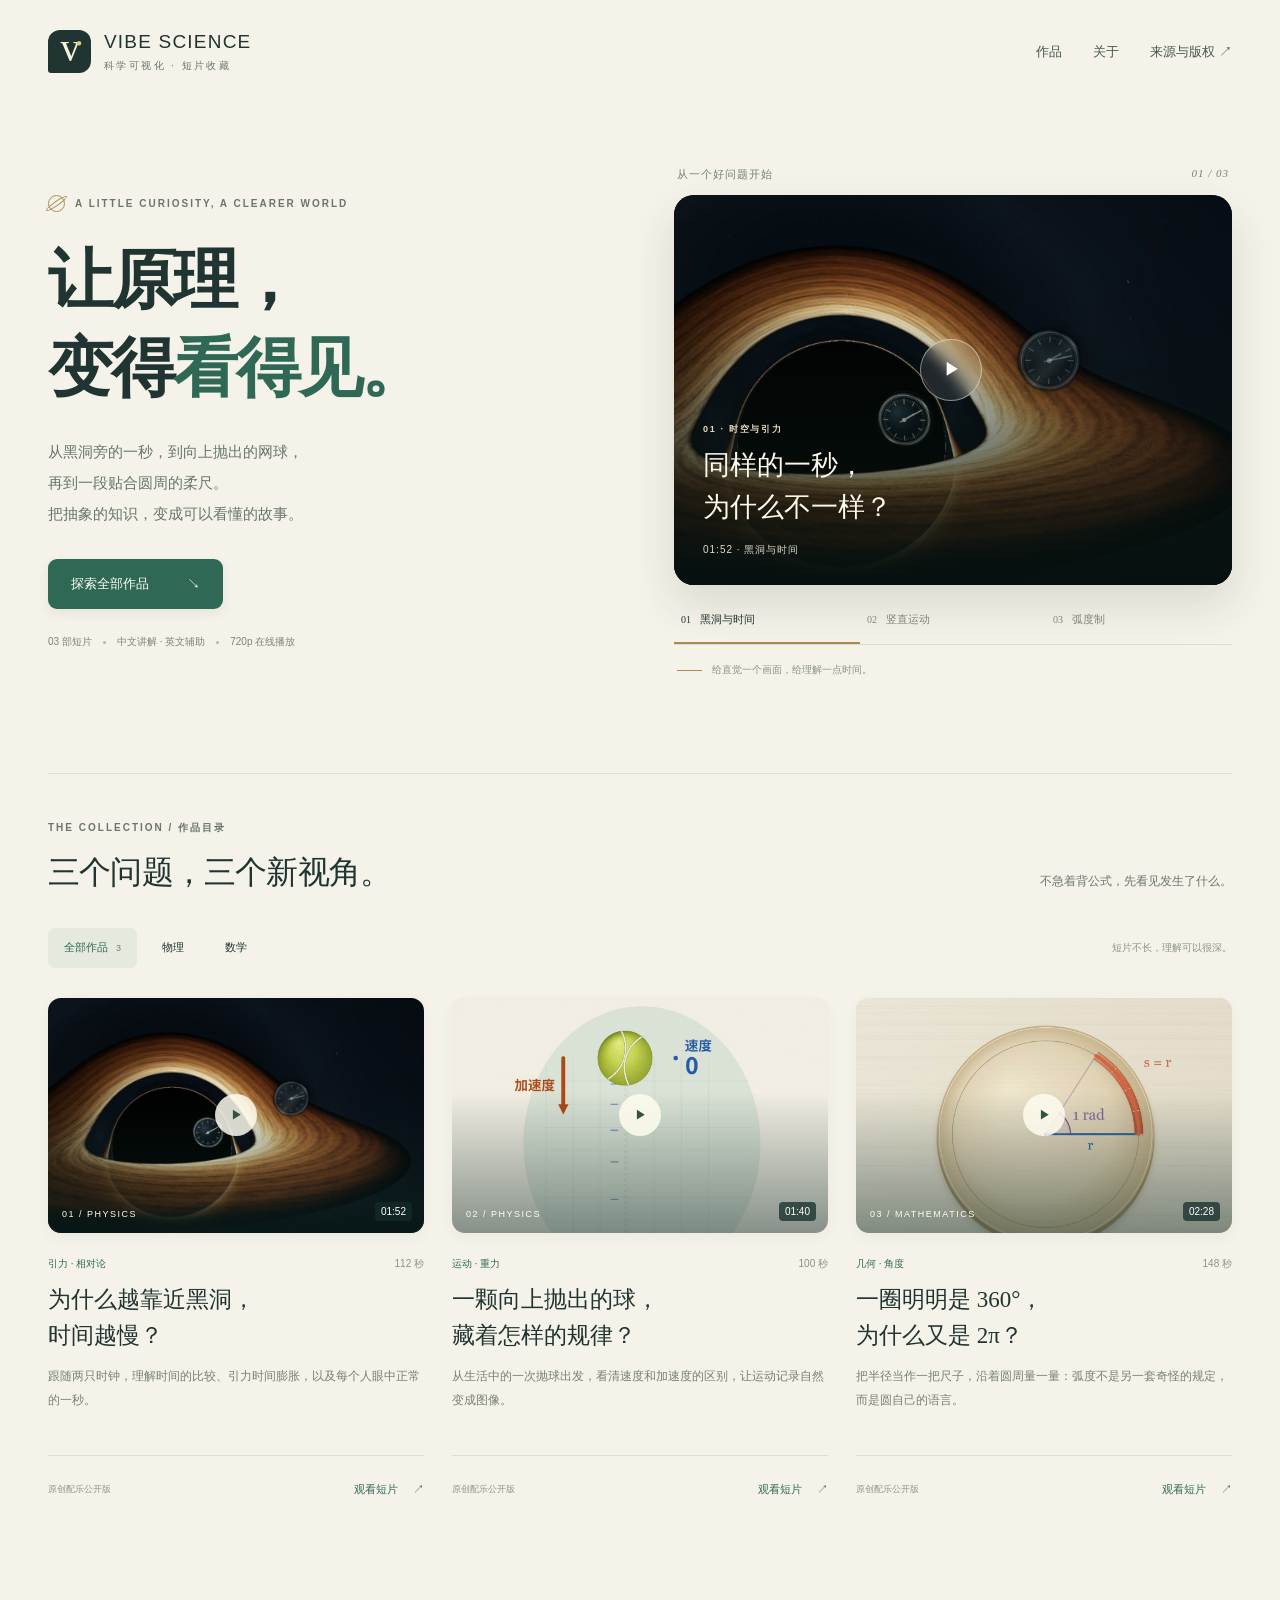
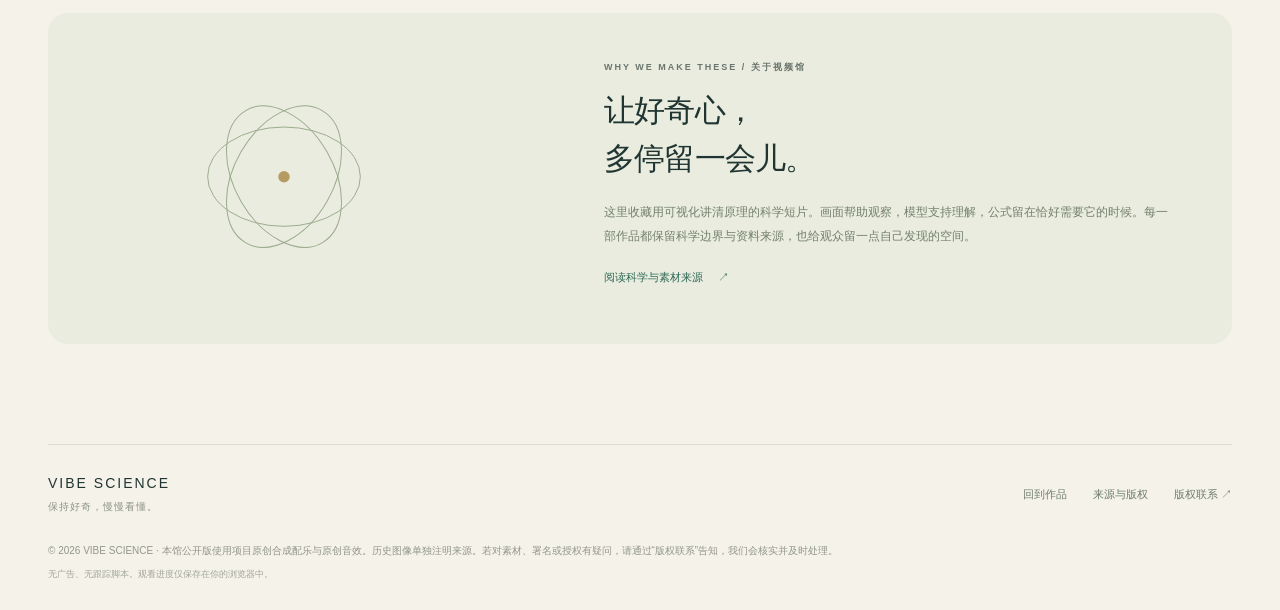
<file: docs/index.html>
<!doctype html>
<html lang="zh-CN">
<head>
  <meta charset="utf-8"><meta name="viewport" content="width=device-width,initial-scale=1,viewport-fit=cover">
  <meta name="theme-color" content="#f5f2e9"><meta name="robots" content="noindex,nofollow">
  <meta name="description" content="VIBE SCIENCE 科普视频馆。用精致的科学可视化，看懂黑洞与时间、竖直运动和弧度制。">
  <meta http-equiv="Content-Security-Policy" content="default-src 'self'; img-src 'self' data:; media-src 'self'; style-src 'self'; script-src 'self'; connect-src 'self'; object-src 'none'; base-uri 'self'; form-action 'none'">
  <title>VIBE SCIENCE — 让原理，变得看得见。</title>
  <link rel="icon" href="assets/favicon.svg" type="image/svg+xml"><link rel="stylesheet" href="styles.css?v=all-same-origin-v2">
  <script defer src="catalog.js?v=all-same-origin-v2"></script><script defer src="app.js?v=all-same-origin-v2"></script>
</head>
<body>
<a class="skip" href="#collection">跳到作品</a>
<header class="site-header wrap">
  <a class="brand" href="./" aria-label="VIBE SCIENCE 首页"><span class="brand-icon" aria-hidden="true">v<span>•</span></span><span>VIBE <b>SCIENCE</b><small>科学可视化 · 短片收藏</small></span></a>
  <nav aria-label="主导航"><a href="#collection">作品</a><a href="#approach">关于</a><a href="sources.html">来源与版权 <span aria-hidden="true">↗</span></a></nav>
</header>
<main>
  <section class="hero wrap" aria-labelledby="hero-title">
    <div class="hero-copy">
      <p class="eyebrow"><span class="small-orbit" aria-hidden="true"></span> A LITTLE CURIOSITY, A CLEARER WORLD</p>
      <h1 id="hero-title">让原理，<br>变得<span class="title-accent">看得见。</span></h1>
      <p class="hero-intro">从黑洞旁的一秒，到向上抛出的网球，<br class="desktop-break">再到一段贴合圆周的柔尺。<br>把抽象的知识，变成可以看懂的故事。</p>
      <a class="button primary" href="#collection">探索全部作品 <span aria-hidden="true">↘</span></a>
      <div class="hero-facts"><span>03 部短片</span><i></i><span>中文讲解 · 英文辅助</span><i></i><span>720p 在线播放</span></div>
    </div>
    <div class="featured-shell">
      <div class="feature-note"><span>从一个好问题开始</span><span class="feature-index" id="feature-index">01 / 03</span></div>
      <button class="featured-image" type="button" data-play="black-hole" id="featured-play" aria-label="播放：为什么越靠近黑洞，时间越慢？">
        <img id="featured-poster" src="assets/posters/black-hole.jpg" width="1280" height="560" alt="吸积盘环绕黑洞，远近两地的时钟正在比较时间" fetchpriority="high">
        <span class="featured-shade"></span><span class="play-orb" aria-hidden="true">▶</span>
        <span class="feature-caption"><span class="eyebrow" id="feature-tag">01 · 时空与引力</span><strong id="feature-title">同样的一秒，<br>为什么不一样？</strong><span id="feature-duration">01:52 · 黑洞与时间</span></span>
      </button>
      <div class="feature-tabs" role="tablist" aria-label="精选作品">
        <button type="button" role="tab" aria-selected="true" data-feature="black-hole"><span>01</span> 黑洞与时间</button>
        <button type="button" role="tab" aria-selected="false" data-feature="vertical-motion"><span>02</span> 竖直运动</button>
        <button type="button" role="tab" aria-selected="false" data-feature="radian"><span>03</span> 弧度制</button>
      </div>
      <div class="feature-footnote"><span class="line-mark" aria-hidden="true"></span> 给直觉一个画面，给理解一点时间。</div>
    </div>
  </section>
  <section id="collection" class="collection wrap" aria-labelledby="collection-title">
    <div class="section-heading"><div><p class="eyebrow">THE COLLECTION / 作品目录</p><h2 id="collection-title">三个问题，三个新视角。</h2></div><p>不急着背公式，先看见发生了什么。</p></div>
    <div class="filters" role="group" aria-label="按主题筛选"><button type="button" class="active" aria-pressed="true" data-filter="all">全部作品 <span>3</span></button><button type="button" aria-pressed="false" data-filter="physics">物理</button><button type="button" aria-pressed="false" data-filter="math">数学</button><span class="filter-note">短片不长，理解可以很深。</span></div>
    <div class="film-grid">
      <article class="film-card" data-category="physics" id="film-black-hole">
        <button type="button" class="card-cover" data-play="black-hole" aria-label="播放黑洞与时间"><img src="assets/posters/black-hole.jpg" width="1280" height="560" alt="黑洞、吸积盘与双时钟科学模型" loading="lazy"><span class="card-play" aria-hidden="true">▶</span><span class="duration">01:52</span><span class="episode">01 / PHYSICS</span></button>
        <div class="card-meta"><span>引力 · 相对论</span><span>112 秒</span></div><h3><button type="button" data-play="black-hole">为什么越靠近黑洞，<br>时间越慢？</button></h3><p>跟随两只时钟，理解时间的比较、引力时间膨胀，以及每个人眼中正常的一秒。</p><div class="card-bottom"><span>原创配乐公开版</span><button type="button" class="text-button" data-play="black-hole">观看短片 <span aria-hidden="true">↗</span></button></div>
      </article>
      <article class="film-card" data-category="physics" id="film-vertical-motion">
        <button type="button" class="card-cover" data-play="vertical-motion" aria-label="播放竖直运动"><img src="assets/posters/vertical-motion.jpg" width="1280" height="560" alt="科学手账中的网球和速度、加速度箭头" loading="lazy"><span class="card-play" aria-hidden="true">▶</span><span class="duration">01:40</span><span class="episode">02 / PHYSICS</span></button>
        <div class="card-meta"><span>运动 · 重力</span><span>100 秒</span></div><h3><button type="button" data-play="vertical-motion">一颗向上抛出的球，<br>藏着怎样的规律？</button></h3><p>从生活中的一次抛球出发，看清速度和加速度的区别，让运动记录自然变成图像。</p><div class="card-bottom"><span>原创配乐公开版</span><button type="button" class="text-button" data-play="vertical-motion">观看短片 <span aria-hidden="true">↗</span></button></div>
      </article>
      <article class="film-card" data-category="math" id="film-radian">
        <button type="button" class="card-cover" data-play="radian" aria-label="播放弧度制"><img src="assets/posters/radian.jpg" width="1280" height="560" alt="暖色工作台上的圆板和贴合圆弧的柔尺" loading="lazy"><span class="card-play" aria-hidden="true">▶</span><span class="duration">02:28</span><span class="episode">03 / MATHEMATICS</span></button>
        <div class="card-meta"><span>几何 · 角度</span><span>148 秒</span></div><h3><button type="button" data-play="radian">一圈明明是 360°，<br>为什么又是 2π？</button></h3><p>把半径当作一把尺子，沿着圆周量一量：弧度不是另一套奇怪的规定，而是圆自己的语言。</p><div class="card-bottom"><span>原创配乐公开版</span><button type="button" class="text-button" data-play="radian">观看短片 <span aria-hidden="true">↗</span></button></div>
      </article>
    </div>
    <noscript><p>你的浏览器未启用 JavaScript，也可以直接打开：<a href="videos/black-hole-720p-web-v2.mp4">黑洞与时间</a>、<a href="videos/vertical-motion-720p-web-v2.mp4">竖直运动</a>、<a href="videos/radian-720p-web-v2.mp4">弧度制</a>。</p></noscript>
  </section>
  <section class="approach wrap" id="approach" aria-labelledby="approach-title"><div class="approach-symbol" aria-hidden="true"><svg viewBox="0 0 220 190"><ellipse cx="110" cy="95" rx="80" ry="52"/><ellipse cx="110" cy="95" rx="80" ry="52" transform="rotate(60 110 95)"/><ellipse cx="110" cy="95" rx="80" ry="52" transform="rotate(120 110 95)"/><circle cx="110" cy="95" r="6"/></svg></div><div><p class="eyebrow">WHY WE MAKE THESE / 关于视频馆</p><h2 id="approach-title">让好奇心，<br>多停留一会儿。</h2><p>这里收藏用可视化讲清原理的科学短片。画面帮助观察，模型支持理解，公式留在恰好需要它的时候。每一部作品都保留科学边界与资料来源，也给观众留一点自己发现的空间。</p><a class="text-button" href="sources.html">阅读科学与素材来源 <span aria-hidden="true">↗</span></a></div></section>
</main>
<footer class="site-footer wrap"><div class="footer-top"><a class="footer-wordmark" href="./">VIBE SCIENCE<span>保持好奇，慢慢看懂。</span></a><div><a href="#collection">回到作品</a><a href="sources.html">来源与版权</a><a href="https://github.com/tsy7653-design/vibe-science-gallery/issues/new?title=Copyright%20or%20contact" target="_blank" rel="noopener noreferrer">版权联系 ↗</a></div></div><p class="copyright">© 2026 VIBE SCIENCE · 本馆公开版使用项目原创合成配乐与原创音效。历史图像单独注明来源。若对素材、署名或授权有疑问，请通过“版权联系”告知，我们会核实并及时处理。</p><p class="privacy">无广告、无跟踪脚本。观看进度仅保存在你的浏览器中。</p></footer>
<dialog id="player-dialog" aria-labelledby="player-title"><div class="player-header"><div><p class="eyebrow" id="player-category">VIBE SCIENCE</p><h2 id="player-title">观看短片</h2></div><button class="close-button" id="close-player" type="button" aria-label="关闭播放器">×</button></div><div class="video-shell"><video id="video" controls playsinline webkit-playsinline preload="none" aria-label="科学短片播放器"></video><div class="video-loading" id="video-loading" hidden aria-hidden="true"><img id="loading-poster" class="loading-poster" alt=""><span class="loading-badge"><span class="loading-spinner"></span><span id="loading-label">正在准备画面</span></span></div><p class="video-error" id="video-error" role="alert" hidden></p></div><div class="player-toolbar"><span id="player-spec">720p · 原创配乐公开版</span><div><button id="resume" type="button" hidden>继续观看</button><button id="fullscreen" type="button">全屏观看 ↗</button><a id="download" href="#" download>下载 720p</a></div></div><p class="player-hint">拖动播放器进度条即可跳转。iPhone 全屏后可横向旋转手机观看。</p><div class="chapter-heading">从这里看起 <span>点击章节，跳到关键画面</span></div><div class="chapters" id="chapters"></div><details class="model-note"><summary>科学模型与观看说明</summary><p id="model-note"></p><a href="sources.html">完整来源与版权记录 ↗</a></details><p class="player-hint" id="player-load-state" role="status" aria-live="polite"></p><details class="model-note"><summary>播放信息</summary><p>记录仅保存在当前页面，不上传设备信息。</p><pre id="playback-diagnostics" class="playback-diagnostics"></pre></details></dialog>
</body></html>
</file>
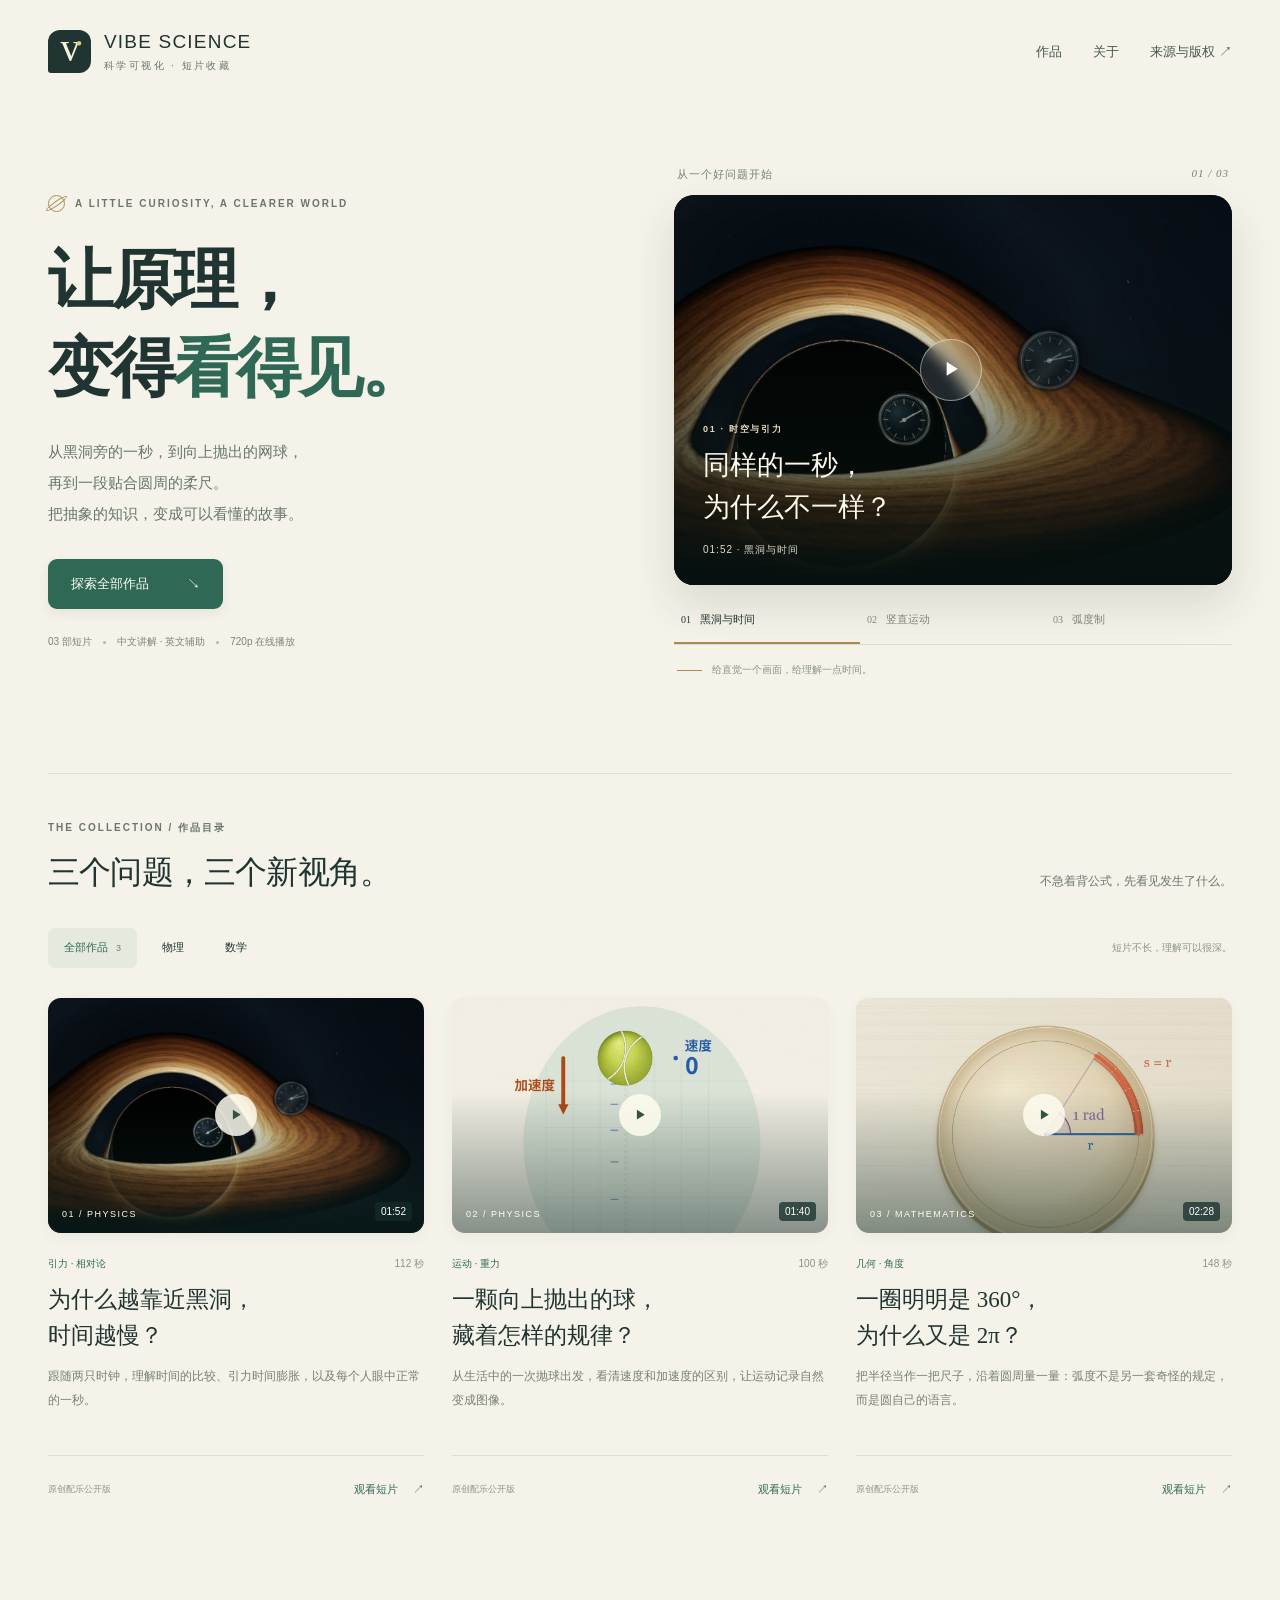
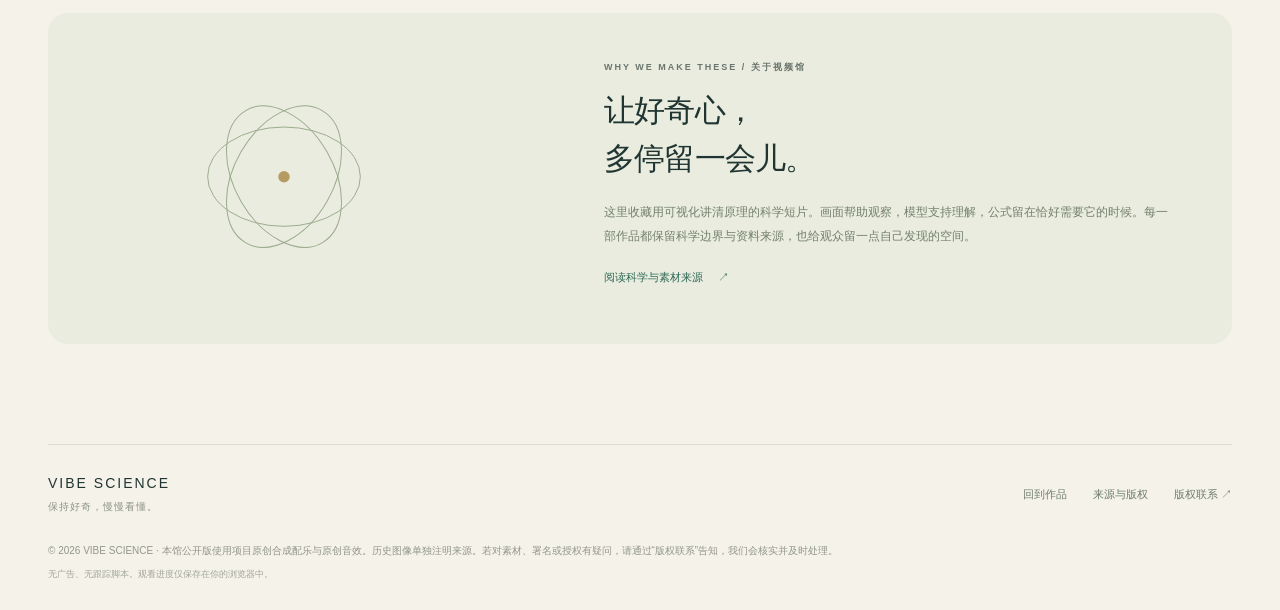
<file: site/index.html>
<!doctype html>
<html lang="zh-CN">
<head>
  <meta charset="utf-8"><meta name="viewport" content="width=device-width,initial-scale=1,viewport-fit=cover">
  <meta name="theme-color" content="#f5f2e9"><meta name="robots" content="noindex,nofollow">
  <meta name="description" content="VIBE SCIENCE 科普视频馆。用精致的科学可视化，看懂黑洞与时间、竖直运动和弧度制。">
  <meta http-equiv="Content-Security-Policy" content="default-src 'self'; img-src 'self' data:; media-src 'self'; style-src 'self'; script-src 'self'; connect-src 'self'; object-src 'none'; base-uri 'self'; form-action 'none'">
  <title>VIBE SCIENCE — 让原理，变得看得见。</title>
  <link rel="icon" href="assets/favicon.svg" type="image/svg+xml"><link rel="stylesheet" href="styles.css">
  <script defer src="catalog.js"></script><script defer src="app.js"></script>
</head>
<body>
<a class="skip" href="#collection">跳到作品</a>
<header class="site-header wrap">
  <a class="brand" href="./" aria-label="VIBE SCIENCE 首页"><span class="brand-icon" aria-hidden="true">v<span>•</span></span><span>VIBE <b>SCIENCE</b><small>科学可视化 · 短片收藏</small></span></a>
  <nav aria-label="主导航"><a href="#collection">作品</a><a href="#approach">关于</a><a href="sources.html">来源与版权 <span aria-hidden="true">↗</span></a></nav>
</header>
<main>
  <section class="hero wrap" aria-labelledby="hero-title">
    <div class="hero-copy">
      <p class="eyebrow"><span class="small-orbit" aria-hidden="true"></span> A LITTLE CURIOSITY, A CLEARER WORLD</p>
      <h1 id="hero-title">让原理，<br>变得<span class="title-accent">看得见。</span></h1>
      <p class="hero-intro">从黑洞旁的一秒，到向上抛出的网球，<br class="desktop-break">再到一段贴合圆周的柔尺。<br>把抽象的知识，变成可以看懂的故事。</p>
      <a class="button primary" href="#collection">探索全部作品 <span aria-hidden="true">↘</span></a>
      <div class="hero-facts"><span>03 部短片</span><i></i><span>中文讲解 · 英文辅助</span><i></i><span>720p 在线播放</span></div>
    </div>
    <div class="featured-shell">
      <div class="feature-note"><span>从一个好问题开始</span><span class="feature-index" id="feature-index">01 / 03</span></div>
      <button class="featured-image" type="button" data-play="black-hole" id="featured-play" aria-label="播放：为什么越靠近黑洞，时间越慢？">
        <img id="featured-poster" src="assets/posters/black-hole.jpg" width="1280" height="560" alt="吸积盘环绕黑洞，远近两地的时钟正在比较时间" fetchpriority="high">
        <span class="featured-shade"></span><span class="play-orb" aria-hidden="true">▶</span>
        <span class="feature-caption"><span class="eyebrow" id="feature-tag">01 · 时空与引力</span><strong id="feature-title">同样的一秒，<br>为什么不一样？</strong><span id="feature-duration">01:52 · 黑洞与时间</span></span>
      </button>
      <div class="feature-tabs" role="tablist" aria-label="精选作品">
        <button type="button" role="tab" aria-selected="true" data-feature="black-hole"><span>01</span> 黑洞与时间</button>
        <button type="button" role="tab" aria-selected="false" data-feature="vertical-motion"><span>02</span> 竖直运动</button>
        <button type="button" role="tab" aria-selected="false" data-feature="radian"><span>03</span> 弧度制</button>
      </div>
      <div class="feature-footnote"><span class="line-mark" aria-hidden="true"></span> 给直觉一个画面，给理解一点时间。</div>
    </div>
  </section>
  <section id="collection" class="collection wrap" aria-labelledby="collection-title">
    <div class="section-heading"><div><p class="eyebrow">THE COLLECTION / 作品目录</p><h2 id="collection-title">三个问题，三个新视角。</h2></div><p>不急着背公式，先看见发生了什么。</p></div>
    <div class="filters" role="group" aria-label="按主题筛选"><button type="button" class="active" aria-pressed="true" data-filter="all">全部作品 <span>3</span></button><button type="button" aria-pressed="false" data-filter="physics">物理</button><button type="button" aria-pressed="false" data-filter="math">数学</button><span class="filter-note">短片不长，理解可以很深。</span></div>
    <div class="film-grid">
      <article class="film-card" data-category="physics" id="film-black-hole">
        <button type="button" class="card-cover" data-play="black-hole" aria-label="播放黑洞与时间"><img src="assets/posters/black-hole.jpg" width="1280" height="560" alt="黑洞、吸积盘与双时钟科学模型" loading="lazy"><span class="card-play" aria-hidden="true">▶</span><span class="duration">01:52</span><span class="episode">01 / PHYSICS</span></button>
        <div class="card-meta"><span>引力 · 相对论</span><span>112 秒</span></div><h3><button type="button" data-play="black-hole">为什么越靠近黑洞，<br>时间越慢？</button></h3><p>跟随两只时钟，理解时间的比较、引力时间膨胀，以及每个人眼中正常的一秒。</p><div class="card-bottom"><span>原创配乐公开版</span><button type="button" class="text-button" data-play="black-hole">观看短片 <span aria-hidden="true">↗</span></button></div>
      </article>
      <article class="film-card" data-category="physics" id="film-vertical-motion">
        <button type="button" class="card-cover" data-play="vertical-motion" aria-label="播放竖直运动"><img src="assets/posters/vertical-motion.jpg" width="1280" height="560" alt="科学手账中的网球和速度、加速度箭头" loading="lazy"><span class="card-play" aria-hidden="true">▶</span><span class="duration">01:40</span><span class="episode">02 / PHYSICS</span></button>
        <div class="card-meta"><span>运动 · 重力</span><span>100 秒</span></div><h3><button type="button" data-play="vertical-motion">一颗向上抛出的球，<br>藏着怎样的规律？</button></h3><p>从生活中的一次抛球出发，看清速度和加速度的区别，让运动记录自然变成图像。</p><div class="card-bottom"><span>原创配乐公开版</span><button type="button" class="text-button" data-play="vertical-motion">观看短片 <span aria-hidden="true">↗</span></button></div>
      </article>
      <article class="film-card" data-category="math" id="film-radian">
        <button type="button" class="card-cover" data-play="radian" aria-label="播放弧度制"><img src="assets/posters/radian.jpg" width="1280" height="560" alt="暖色工作台上的圆板和贴合圆弧的柔尺" loading="lazy"><span class="card-play" aria-hidden="true">▶</span><span class="duration">02:28</span><span class="episode">03 / MATHEMATICS</span></button>
        <div class="card-meta"><span>几何 · 角度</span><span>148 秒</span></div><h3><button type="button" data-play="radian">一圈明明是 360°，<br>为什么又是 2π？</button></h3><p>把半径当作一把尺子，沿着圆周量一量：弧度不是另一套奇怪的规定，而是圆自己的语言。</p><div class="card-bottom"><span>原创配乐公开版</span><button type="button" class="text-button" data-play="radian">观看短片 <span aria-hidden="true">↗</span></button></div>
      </article>
    </div>
    <noscript><p>你的浏览器未启用 JavaScript，也可以直接打开：<a href="media/black-hole-720p.mp4">黑洞与时间</a>、<a href="media/vertical-motion-720p.mp4">竖直运动</a>、<a href="media/radian-720p.mp4">弧度制</a>。</p></noscript>
  </section>
  <section class="approach wrap" id="approach" aria-labelledby="approach-title"><div class="approach-symbol" aria-hidden="true"><svg viewBox="0 0 220 190"><ellipse cx="110" cy="95" rx="80" ry="52"/><ellipse cx="110" cy="95" rx="80" ry="52" transform="rotate(60 110 95)"/><ellipse cx="110" cy="95" rx="80" ry="52" transform="rotate(120 110 95)"/><circle cx="110" cy="95" r="6"/></svg></div><div><p class="eyebrow">WHY WE MAKE THESE / 关于视频馆</p><h2 id="approach-title">让好奇心，<br>多停留一会儿。</h2><p>这里收藏用可视化讲清原理的科学短片。画面帮助观察，模型支持理解，公式留在恰好需要它的时候。每一部作品都保留科学边界与资料来源，也给观众留一点自己发现的空间。</p><a class="text-button" href="sources.html">阅读科学与素材来源 <span aria-hidden="true">↗</span></a></div></section>
</main>
<footer class="site-footer wrap"><div class="footer-top"><a class="footer-wordmark" href="./">VIBE SCIENCE<span>保持好奇，慢慢看懂。</span></a><div><a href="#collection">回到作品</a><a href="sources.html">来源与版权</a><a href="https://github.com/tsy7653-design/vibe-science-gallery/issues/new?title=Copyright%20or%20contact" target="_blank" rel="noopener noreferrer">版权联系 ↗</a></div></div><p class="copyright">© 2026 VIBE SCIENCE · 本馆公开版使用项目原创合成配乐与原创音效。历史图像单独注明来源。若对素材、署名或授权有疑问，请通过“版权联系”告知，我们会核实并及时处理。</p><p class="privacy">无广告、无跟踪脚本。观看进度仅保存在你的浏览器中。</p></footer>
<dialog id="player-dialog" aria-labelledby="player-title"><div class="player-header"><div><p class="eyebrow" id="player-category">VIBE SCIENCE</p><h2 id="player-title">观看短片</h2></div><button class="close-button" id="close-player" type="button" aria-label="关闭播放器">×</button></div><div class="video-shell"><video id="video" controls playsinline webkit-playsinline preload="metadata" aria-label="科学短片播放器"></video><p class="video-error" id="video-error" role="alert" hidden></p></div><div class="player-toolbar"><span id="player-spec">720p · 原创配乐公开版</span><div><button id="resume" type="button" hidden>继续观看</button><button id="fullscreen" type="button">全屏观看 ↗</button><a id="download" href="#" download>下载 720p</a></div></div><p class="player-hint">拖动播放器进度条即可跳转。iPhone 全屏后可横向旋转手机观看。</p><div class="chapter-heading">从这里看起 <span>点击章节，跳到关键画面</span></div><div class="chapters" id="chapters"></div><details class="model-note"><summary>科学模型与观看说明</summary><p id="model-note"></p><a href="sources.html">完整来源与版权记录 ↗</a></details></dialog>
</body></html>
</file>
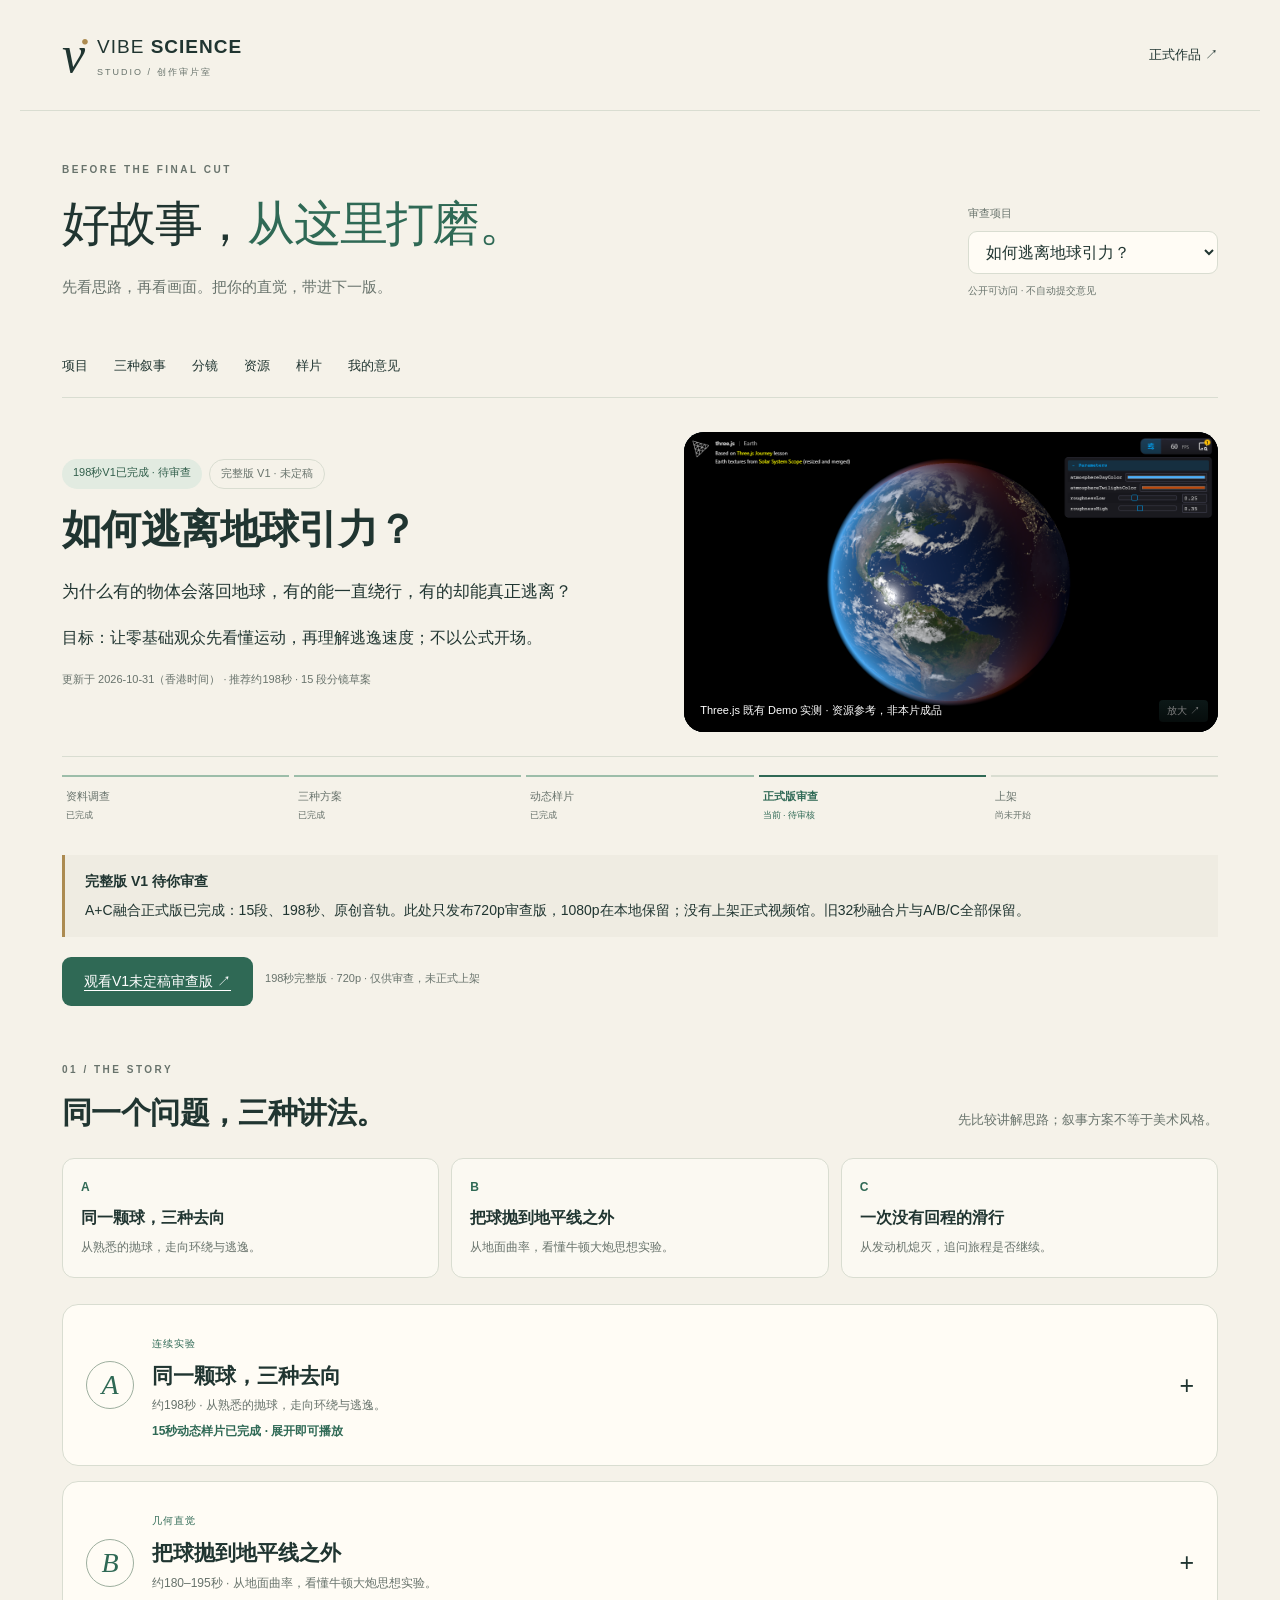
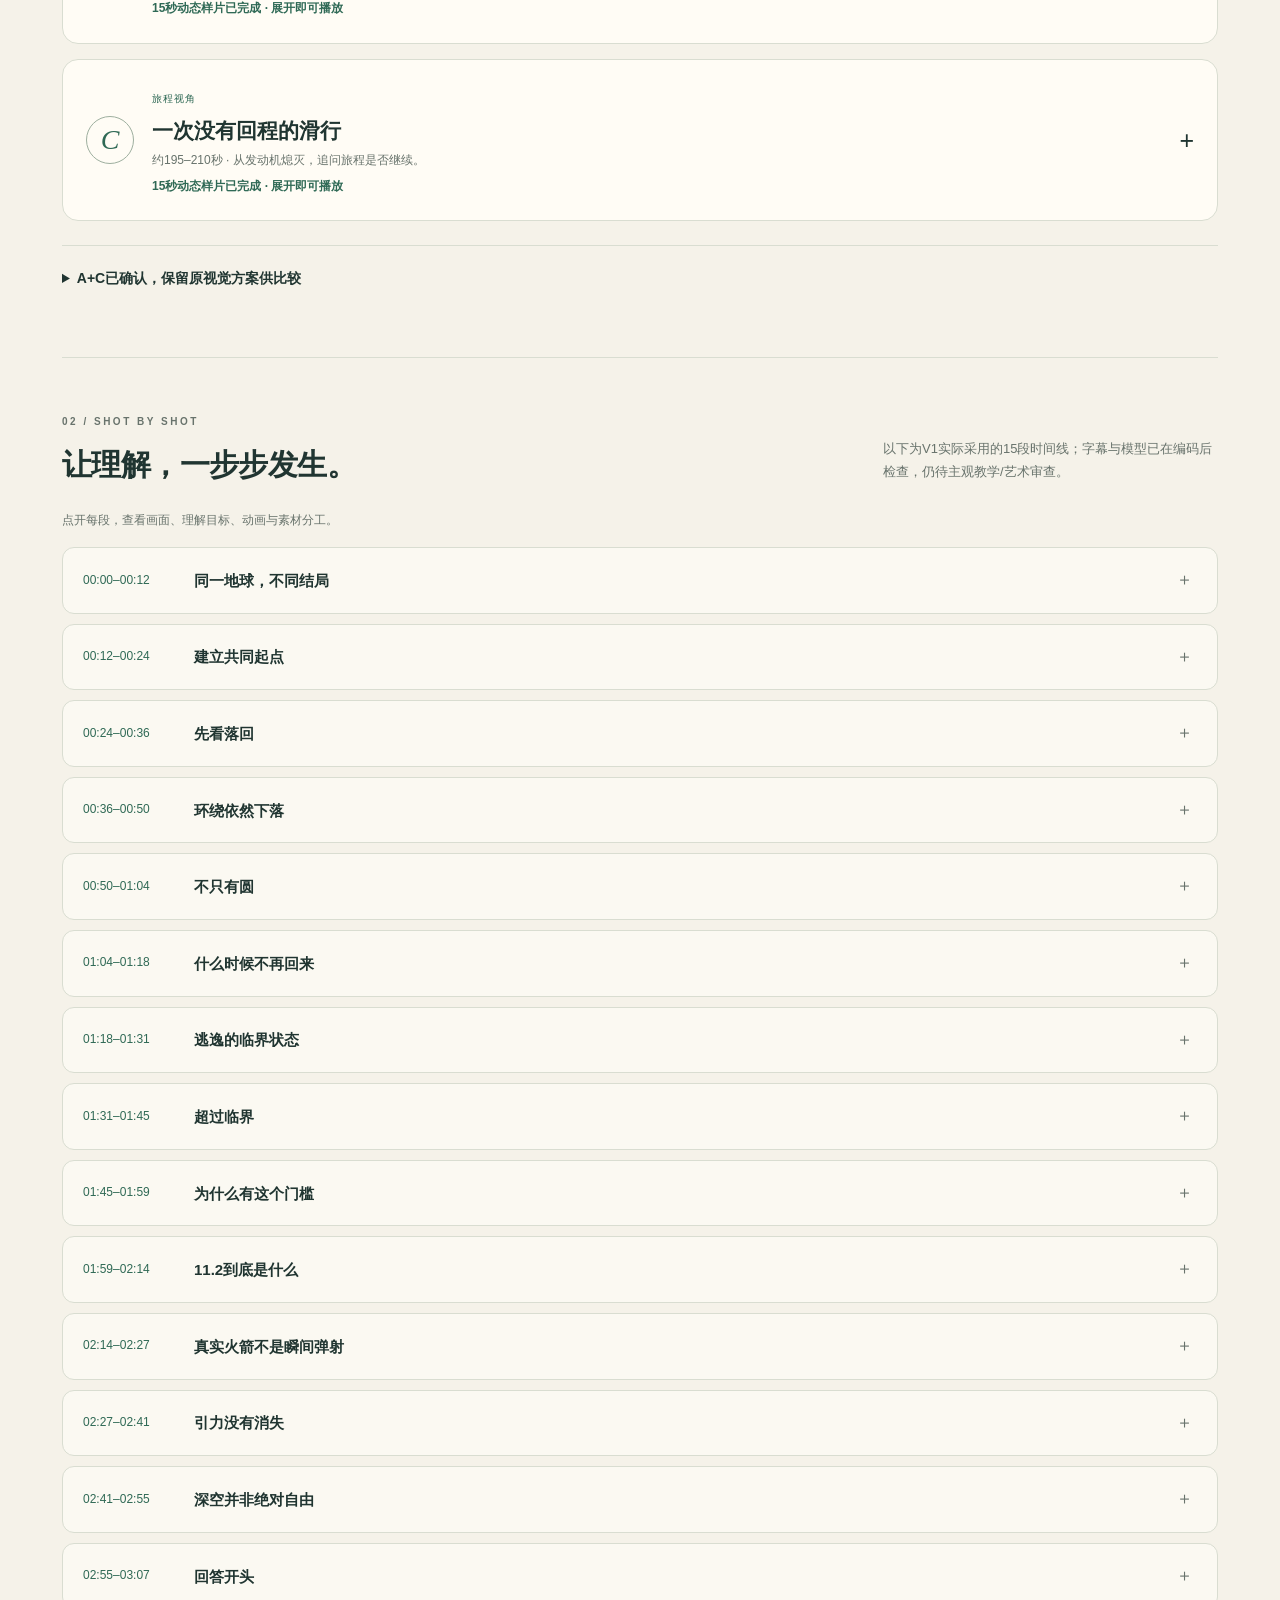
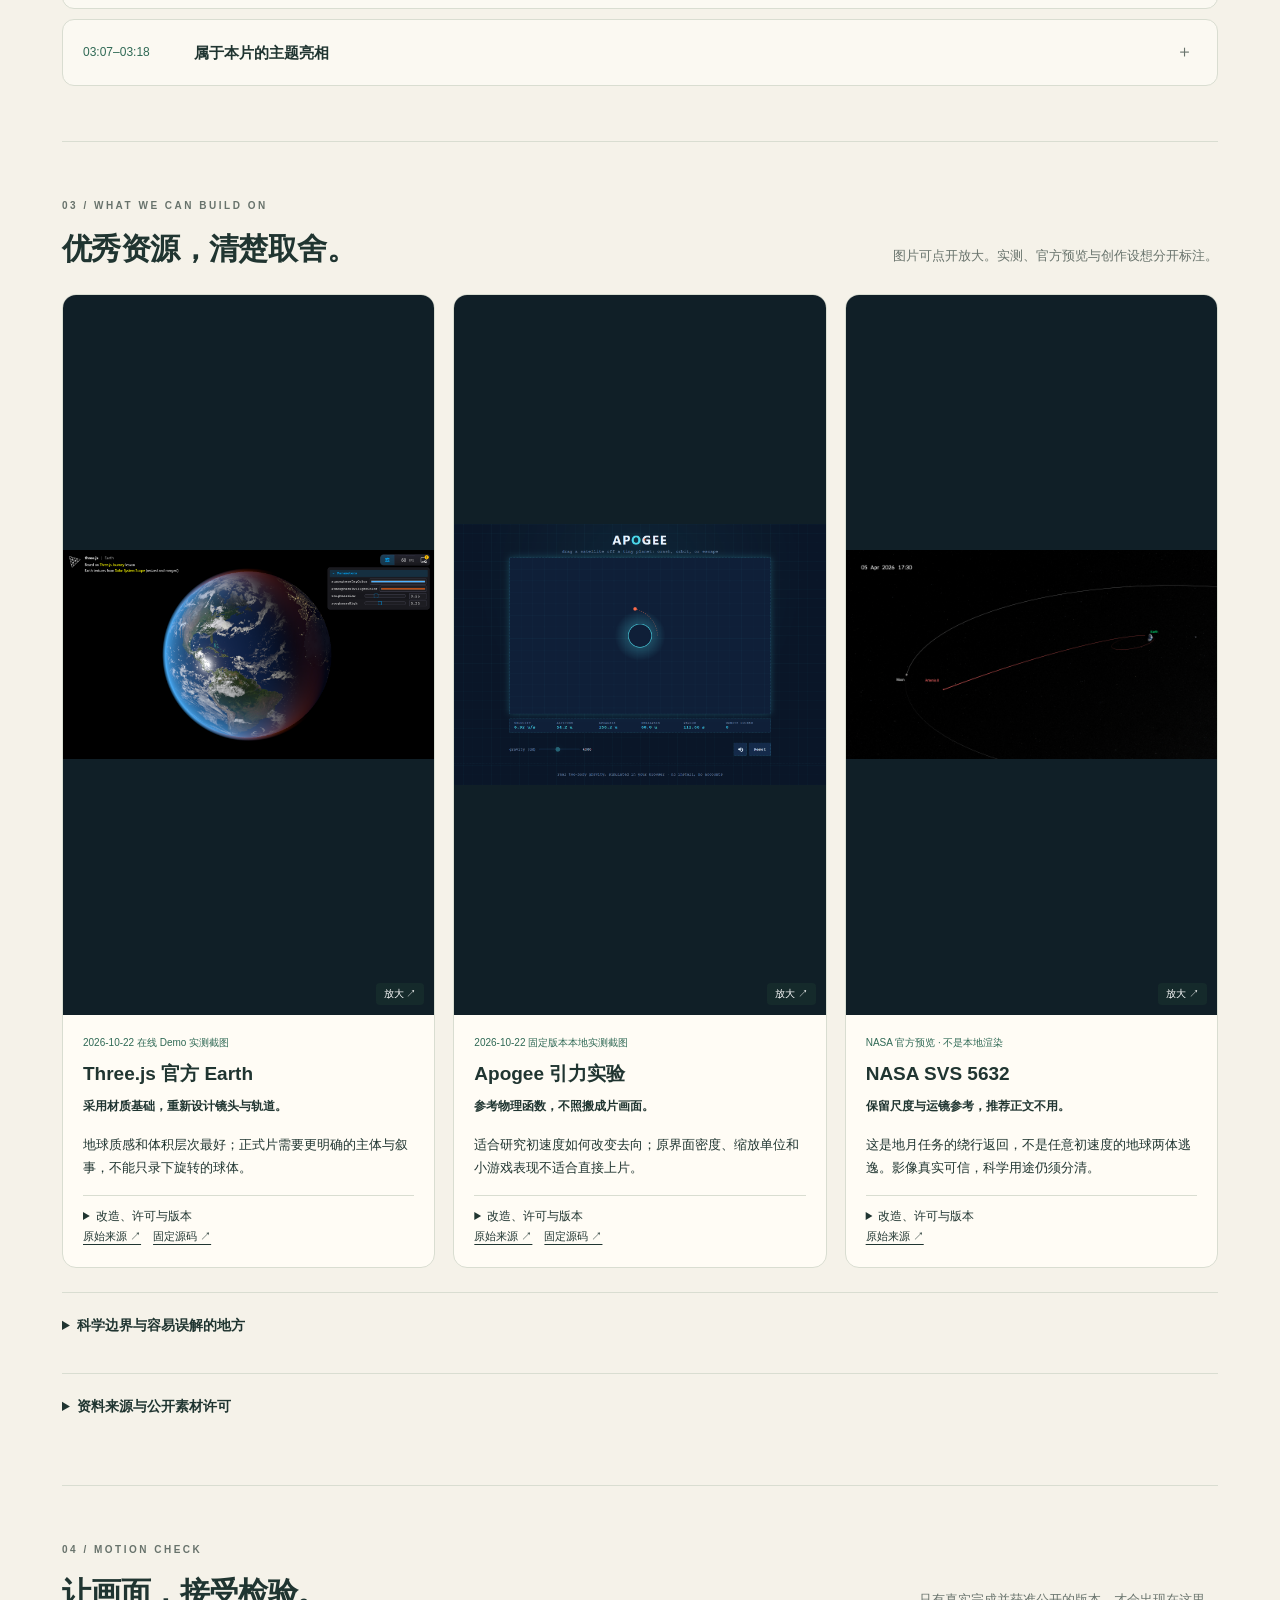
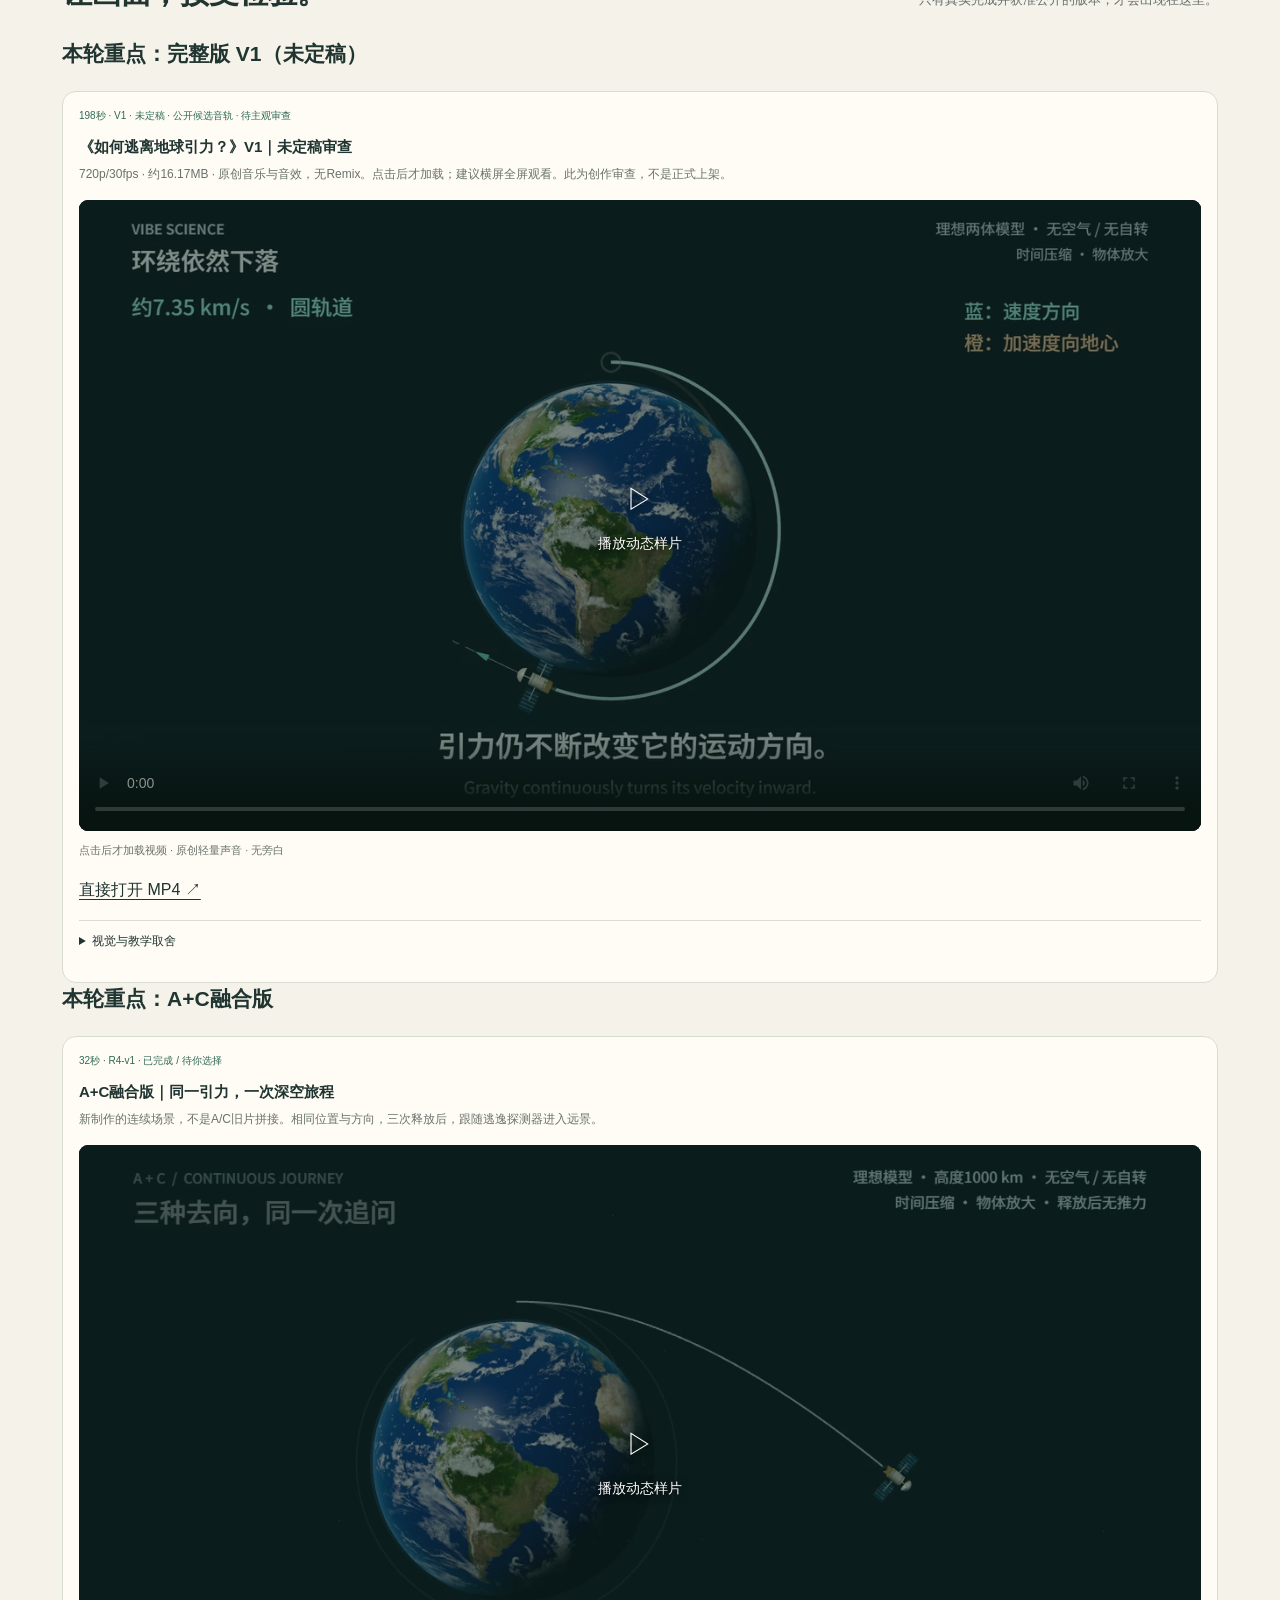
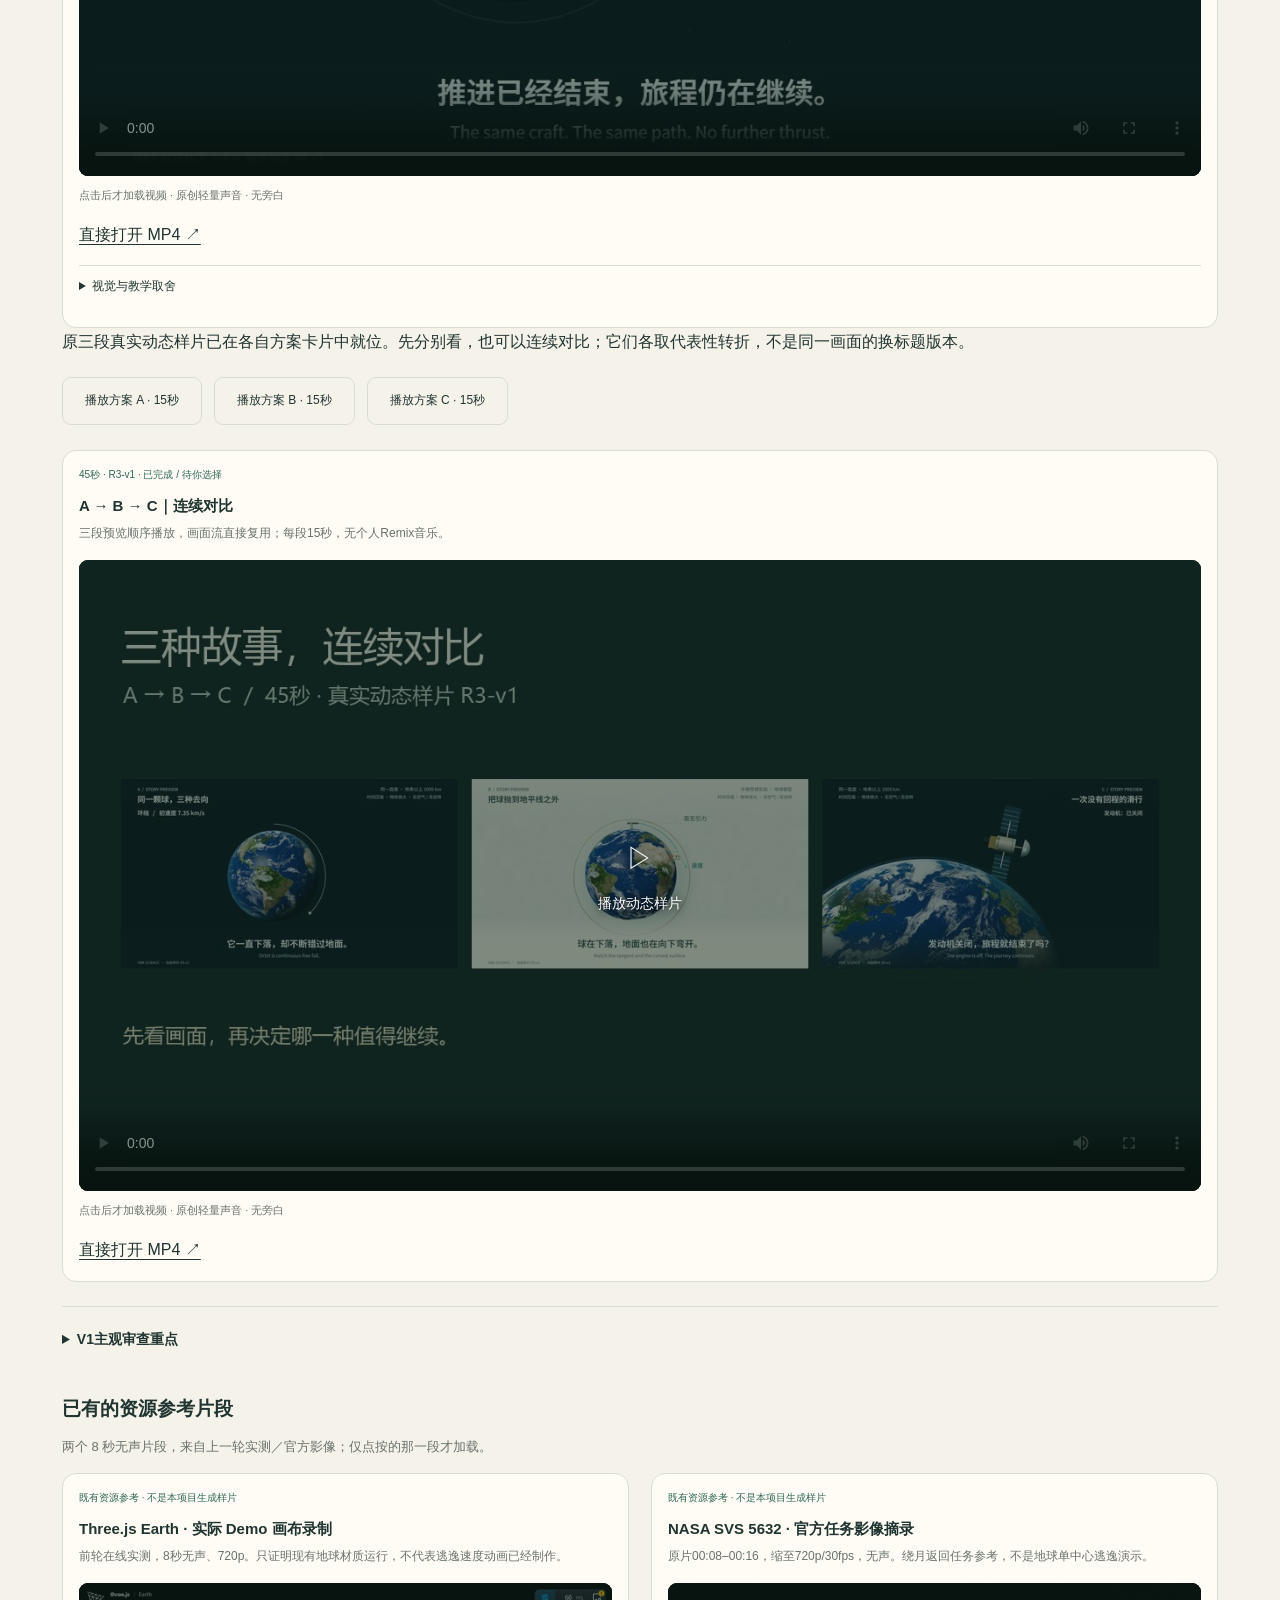
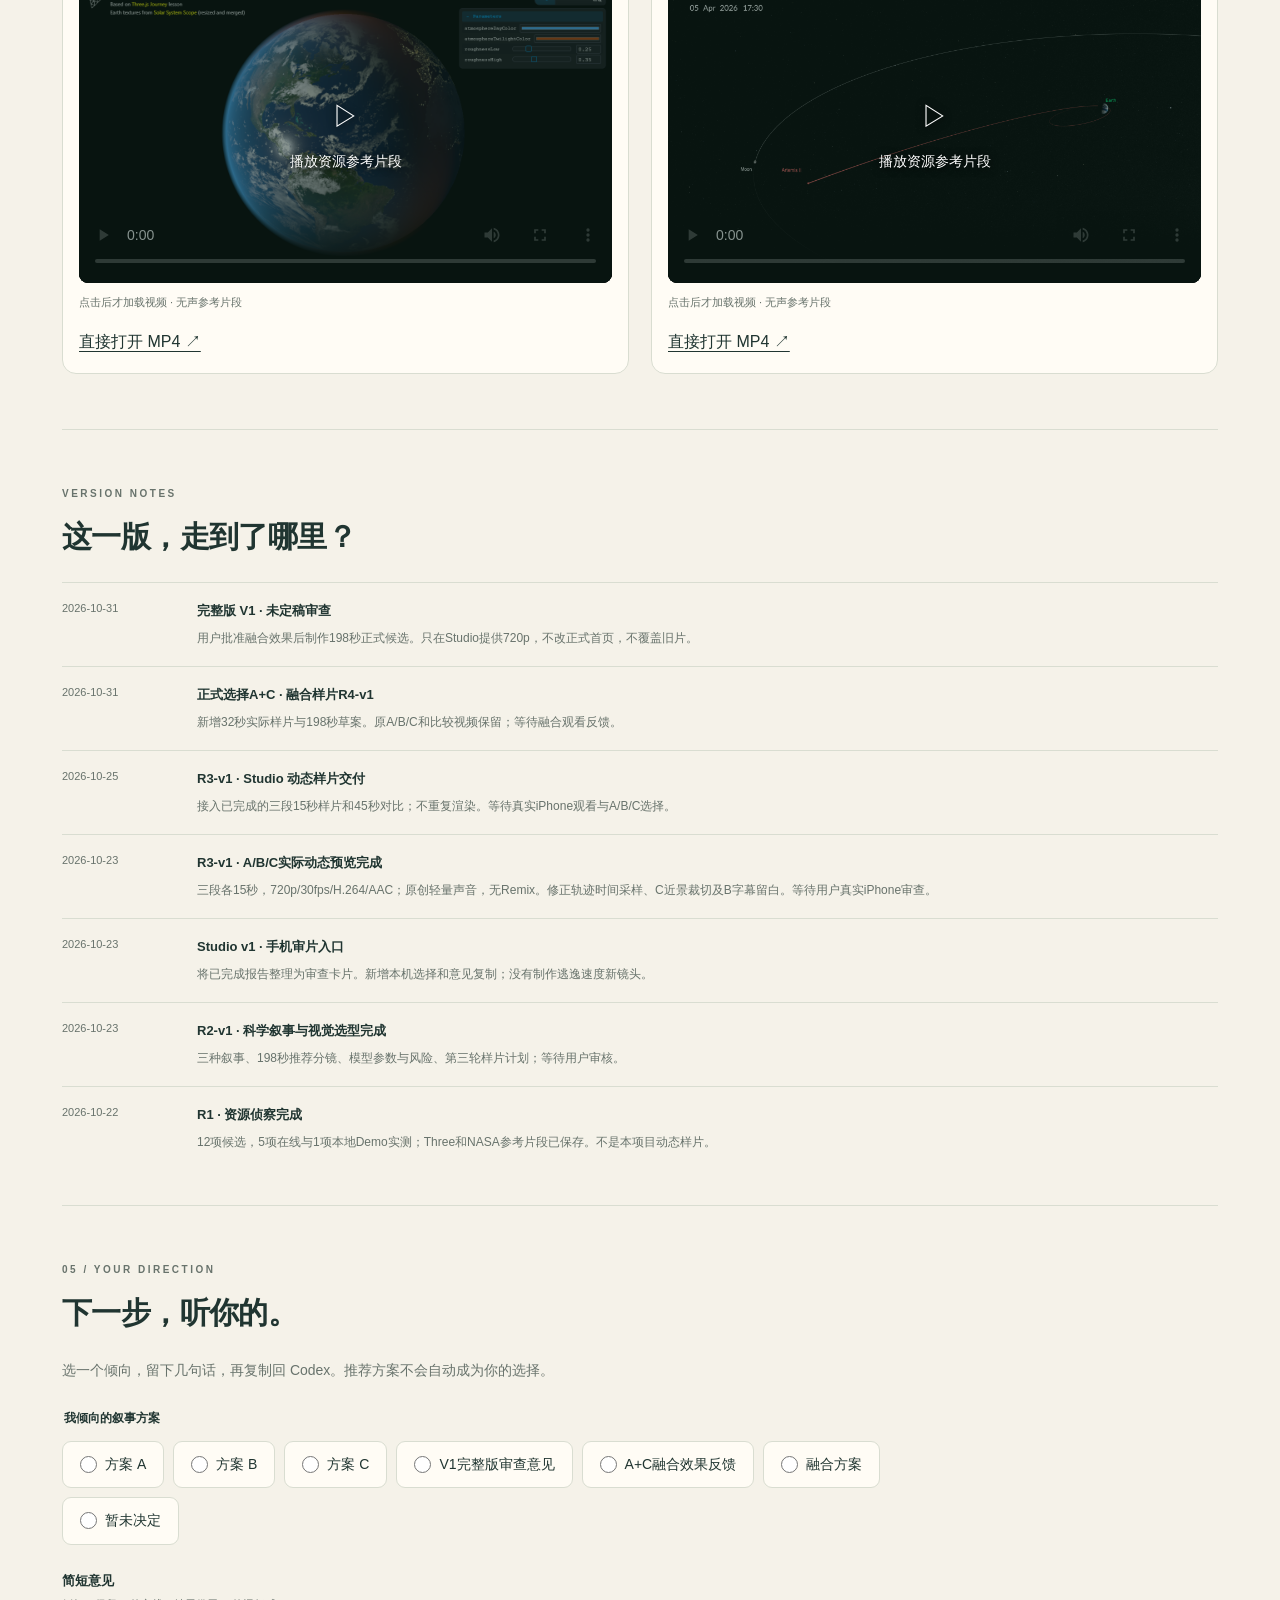
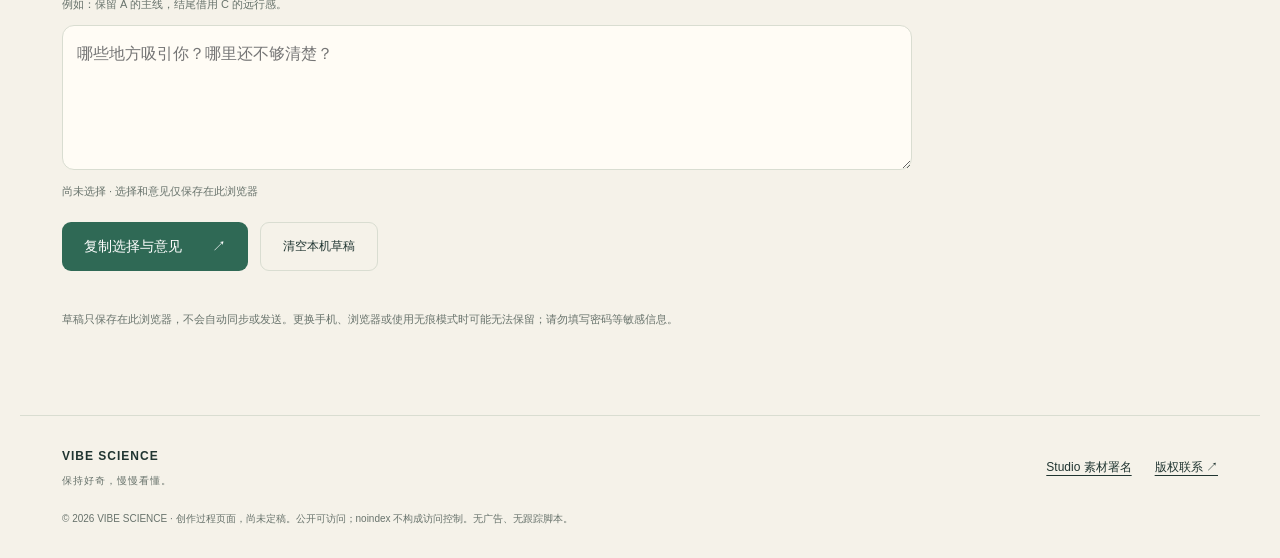
<file: docs/studio/index.html>
<!doctype html>
<html lang="zh-CN">
<head>
  <meta charset="utf-8">
  <meta name="viewport" content="width=device-width,initial-scale=1,viewport-fit=cover">
  <meta name="theme-color" content="#f5f2e9">
  <meta name="robots" content="noindex,nofollow,noarchive">
  <meta name="description" content="VIBE SCIENCE 创作审片室：从一个好问题，到一部看得懂的科学短片。审查叙事、分镜与真实动态样片。">
  <meta http-equiv="Content-Security-Policy" content="default-src 'self'; img-src 'self'; media-src 'self'; script-src 'self'; style-src 'self'; connect-src 'self'; object-src 'none'; base-uri 'self'; form-action 'none'">
  <title>Studio · VIBE SCIENCE 创作审片室</title>
  <link rel="icon" href="../assets/favicon.svg" type="image/svg+xml">
  <link rel="stylesheet" href="studio.css?v=studio-formal-v1">
  <script defer src="studio.js?v=studio-formal-v1"></script>
</head>
<body>
<a class="skip" href="#project">跳到当前项目</a>
<header class="top wrap">
  <a class="brand" href="../" aria-label="VIBE SCIENCE 正式视频馆"><span class="brand-mark" aria-hidden="true">v<span>•</span></span><span>VIBE <b>SCIENCE</b><small>STUDIO / 创作审片室</small></span></a>
  <a class="gallery-link" href="../">正式作品 <span aria-hidden="true">↗</span></a>
</header>
<main class="wrap">
  <section class="studio-intro" aria-labelledby="studio-title">
    <div><p class="eyebrow">BEFORE THE FINAL CUT</p><h1 id="studio-title">好故事，<em>从这里打磨。</em></h1><p class="intro-copy">先看思路，再看画面。把你的直觉，带进下一版。</p></div>
    <div class="project-switch"><label for="project-select">审查项目</label><select id="project-select" disabled><option>正在读取项目…</option></select><p>公开可访问 · 不自动提交意见</p></div>
  </section>
  <nav class="section-nav" aria-label="审片内容"><a href="#project">项目</a><a href="#plans">三种叙事</a><a href="#timeline">分镜</a><a href="#references">资源</a><a href="#previews">样片</a><a href="#feedback">我的意见</a></nav>
  <p class="load-status" id="load-status" role="status">正在整理审查卡片…</p>
  <div id="project-content" hidden>
    <section id="project" class="project-section" aria-labelledby="project-title"></section>
    <section id="plans" class="section" aria-labelledby="plans-title"><div class="section-heading"><div><p class="eyebrow">01 / THE STORY</p><h2 id="plans-title">同一个问题，三种讲法。</h2></div><p>先比较讲解思路；叙事方案不等于美术风格。</p></div><div id="plan-comparison" class="comparison"></div><div id="plan-cards" class="plan-grid"></div><details class="detail-panel"><summary>另有三种视觉方向，尚未制作或选定</summary><div id="visual-directions"></div></details></section>
    <section id="timeline" class="section" aria-labelledby="timeline-title"><div class="section-heading"><div><p class="eyebrow">02 / SHOT BY SHOT</p><h2 id="timeline-title">让理解，一步步发生。</h2></div><p id="timeline-note"></p></div><p class="section-help">点开每段，查看画面、理解目标、动画与素材分工。</p><div id="timeline-list" class="timeline"></div></section>
    <section id="references" class="section" aria-labelledby="references-title"><div class="section-heading"><div><p class="eyebrow">03 / WHAT WE CAN BUILD ON</p><h2 id="references-title">优秀资源，清楚取舍。</h2></div><p>图片可点开放大。实测、官方预览与创作设想分开标注。</p></div><div id="resource-cards" class="resource-grid"></div><details class="detail-panel"><summary>科学边界与容易误解的地方</summary><ul id="science-risks"></ul><p class="model-note" id="model-note"></p></details><details class="detail-panel"><summary>资料来源与公开素材许可</summary><div id="source-list"></div><a href="credits.html">完整素材署名与许可说明 ↗</a></details></section>
    <section id="previews" class="section" aria-labelledby="previews-title"><div class="section-heading"><div><p class="eyebrow">04 / MOTION CHECK</p><h2 id="previews-title">让画面，接受检验。</h2></div><p>只有真实完成并获准公开的版本，才会出现在这里。</p></div><div id="project-previews"></div><details class="detail-panel"><summary>第三轮建议制作哪些关键样片？</summary><div id="next-previews"></div></details><div id="reference-clips"></div></section>
    <section id="versions" class="section compact" aria-labelledby="versions-title"><div class="section-heading"><div><p class="eyebrow">VERSION NOTES</p><h2 id="versions-title">这一版，走到了哪里？</h2></div></div><div id="version-list"></div></section>
    <section id="feedback" class="section feedback" aria-labelledby="feedback-title"><p class="eyebrow">05 / YOUR DIRECTION</p><h2 id="feedback-title">下一步，听你的。</h2><p>选一个倾向，留下几句话，再复制回 Codex。推荐方案不会自动成为你的选择。</p><fieldset><legend>我倾向的叙事方案</legend><div id="preference-options" class="preference-options"></div></fieldset><label class="comment-label" for="review-comment">简短意见 <span>例如：保留 A 的主线，结尾借用 C 的远行感。</span></label><textarea id="review-comment" rows="4" maxlength="2000" placeholder="哪些地方吸引你？哪里还不够清楚？"></textarea><p id="save-state" class="small-note" role="status"></p><div class="feedback-actions"><button type="button" class="button primary" id="copy-feedback">复制选择与意见 <span aria-hidden="true">↗</span></button><button type="button" class="button secondary" id="reset-feedback">清空本机草稿</button></div><p id="copy-status" role="status" aria-live="polite"></p><div id="copy-fallback" hidden><label for="feedback-text">请长按全选并复制以下内容：</label><textarea id="feedback-text" rows="9" readonly></textarea></div><p class="small-note">草稿只保存在此浏览器，不会自动同步或发送。更换手机、浏览器或使用无痕模式时可能无法保留；请勿填写密码等敏感信息。</p></section>
  </div>
  <noscript><p class="error">审片卡片需要 JavaScript。请启用后刷新；正式视频馆仍可从上方链接访问。</p></noscript>
</main>
<footer class="wrap footer"><a class="footer-brand" href="../">VIBE SCIENCE <span>保持好奇，慢慢看懂。</span></a><div><a href="credits.html">Studio 素材署名</a><a href="https://github.com/tsy7653-design/vibe-science-gallery/issues/new?title=Copyright%20or%20contact" target="_blank" rel="noopener noreferrer">版权联系 ↗</a></div><p>© 2026 VIBE SCIENCE · 创作过程页面，尚未定稿。公开可访问；noindex 不构成访问控制。无广告、无跟踪脚本。</p></footer>
<dialog id="image-viewer" aria-labelledby="image-title"><div class="image-toolbar"><h2 id="image-title">参考图</h2><button class="close" id="close-image" type="button" aria-label="关闭参考图">×</button></div><div class="image-scroll"><img id="full-image" alt=""></div><p id="image-credit"></p><a id="original-image" href="#" target="_blank" rel="noopener">打开原图，可双指放大 ↗</a></dialog>
</body>
</html>
</file>
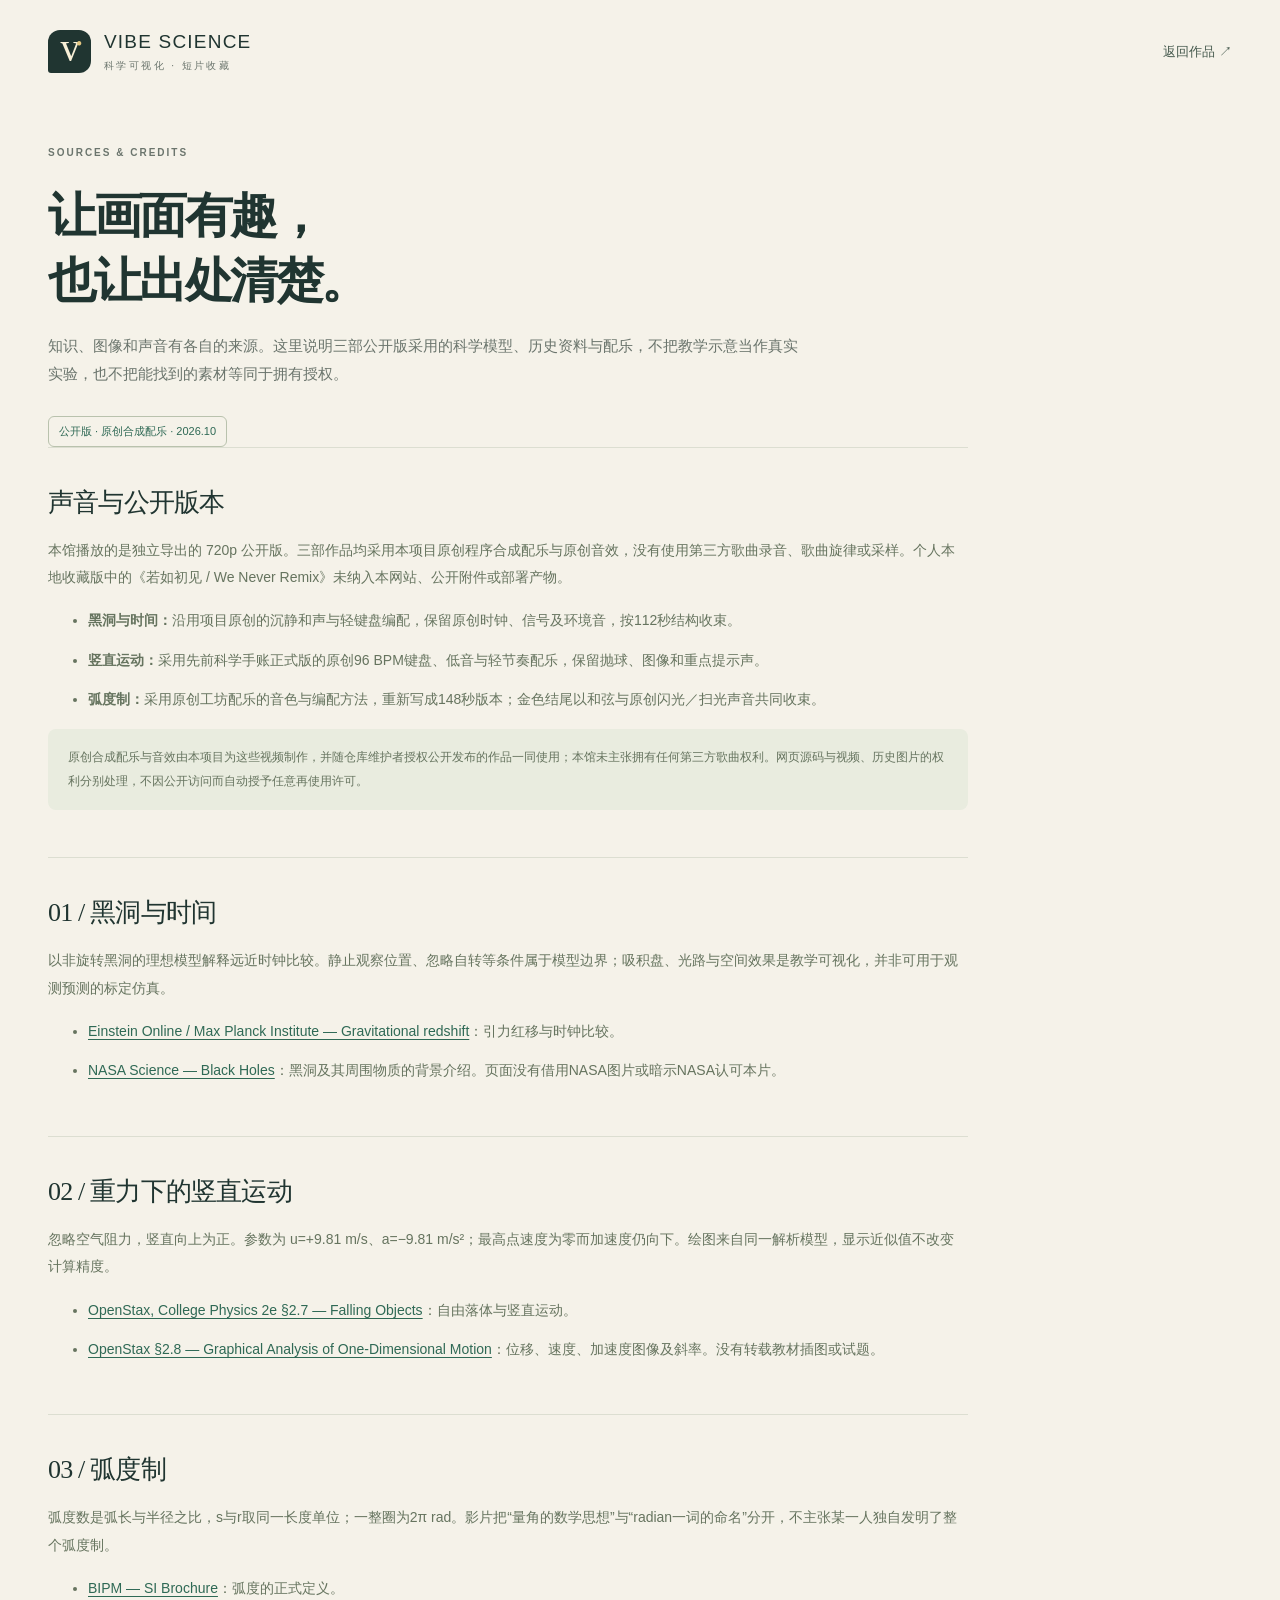
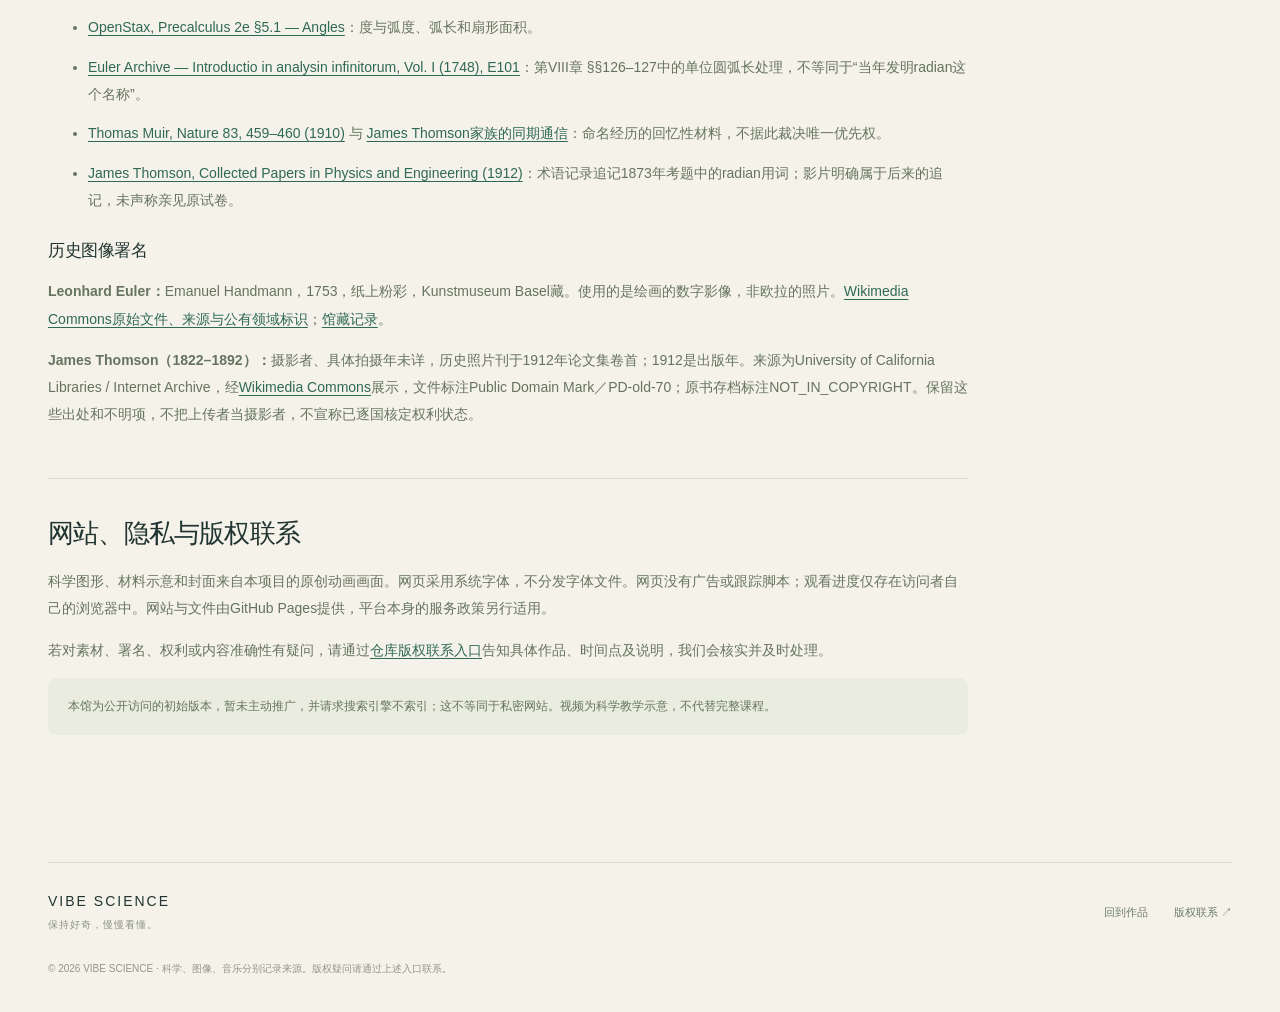
<file: docs/sources.html>
<!doctype html><html lang="zh-CN"><head><meta charset="utf-8"><meta name="viewport" content="width=device-width,initial-scale=1,viewport-fit=cover"><meta name="robots" content="noindex,nofollow"><meta name="theme-color" content="#f5f2e9"><title>来源与版权 · VIBE SCIENCE</title><link rel="icon" href="assets/favicon.svg" type="image/svg+xml"><link rel="stylesheet" href="styles.css"></head><body><header class="site-header wrap"><a class="brand" href="./"><span class="brand-icon" aria-hidden="true">v<span>•</span></span><span>VIBE <b>SCIENCE</b><small>科学可视化 · 短片收藏</small></span></a><nav aria-label="主导航"><a href="./#collection">返回作品 ↗</a></nav></header><main class="source-page wrap"><p class="eyebrow">SOURCES & CREDITS</p><h1>让画面有趣，<br>也让出处清楚。</h1><p class="lead">知识、图像和声音有各自的来源。这里说明三部公开版采用的科学模型、历史资料与配乐，不把教学示意当作真实实验，也不把能找到的素材等同于拥有授权。</p><span class="about-release">公开版 · 原创合成配乐 · 2026.10</span>
<section class="source-section"><h2>声音与公开版本</h2><p>本馆播放的是独立导出的 720p 公开版。三部作品均采用本项目原创程序合成配乐与原创音效，没有使用第三方歌曲录音、歌曲旋律或采样。个人本地收藏版中的《若如初见 / We Never Remix》未纳入本网站、公开附件或部署产物。</p><ul><li><strong>黑洞与时间：</strong>沿用项目原创的沉静和声与轻键盘编配，保留原创时钟、信号及环境音，按112秒结构收束。</li><li><strong>竖直运动：</strong>采用先前科学手账正式版的原创96 BPM键盘、低音与轻节奏配乐，保留抛球、图像和重点提示声。</li><li><strong>弧度制：</strong>采用原创工坊配乐的音色与编配方法，重新写成148秒版本；金色结尾以和弦与原创闪光／扫光声音共同收束。</li></ul><p class="source-note">原创合成配乐与音效由本项目为这些视频制作，并随仓库维护者授权公开发布的作品一同使用；本馆未主张拥有任何第三方歌曲权利。网页源码与视频、历史图片的权利分别处理，不因公开访问而自动授予任意再使用许可。</p></section>
<section class="source-section"><h2>01 / 黑洞与时间</h2><p>以非旋转黑洞的理想模型解释远近时钟比较。静止观察位置、忽略自转等条件属于模型边界；吸积盘、光路与空间效果是教学可视化，并非可用于观测预测的标定仿真。</p><ul><li><a href="https://www.einstein-online.info/en/spotlight/redshift_white_dwarfs/" target="_blank" rel="noopener noreferrer">Einstein Online / Max Planck Institute — Gravitational redshift</a>：引力红移与时钟比较。</li><li><a href="https://science.nasa.gov/universe/black-holes/" target="_blank" rel="noopener noreferrer">NASA Science — Black Holes</a>：黑洞及其周围物质的背景介绍。页面没有借用NASA图片或暗示NASA认可本片。</li></ul></section>
<section class="source-section"><h2>02 / 重力下的竖直运动</h2><p>忽略空气阻力，竖直向上为正。参数为 u=+9.81 m/s、a=−9.81 m/s²；最高点速度为零而加速度仍向下。绘图来自同一解析模型，显示近似值不改变计算精度。</p><ul><li><a href="https://openstax.org/books/college-physics-2e/pages/2-7-falling-objects" target="_blank" rel="noopener noreferrer">OpenStax, College Physics 2e §2.7 — Falling Objects</a>：自由落体与竖直运动。</li><li><a href="https://openstax.org/books/college-physics-2e/pages/2-8-graphical-analysis-of-one-dimensional-motion" target="_blank" rel="noopener noreferrer">OpenStax §2.8 — Graphical Analysis of One-Dimensional Motion</a>：位移、速度、加速度图像及斜率。没有转载教材插图或试题。</li></ul></section>
<section class="source-section"><h2>03 / 弧度制</h2><p>弧度数是弧长与半径之比，s与r取同一长度单位；一整圈为2π rad。影片把“量角的数学思想”与“radian一词的命名”分开，不主张某一人独自发明了整个弧度制。</p><ul><li><a href="https://www.bipm.org/en/publications/si-brochure" target="_blank" rel="noopener noreferrer">BIPM — SI Brochure</a>：弧度的正式定义。</li><li><a href="https://openstax.org/books/precalculus-2e/pages/5-1-angles" target="_blank" rel="noopener noreferrer">OpenStax, Precalculus 2e §5.1 — Angles</a>：度与弧度、弧长和扇形面积。</li><li><a href="https://scholarlycommons.pacific.edu/euler-works/101/" target="_blank" rel="noopener noreferrer">Euler Archive — Introductio in analysin infinitorum, Vol. I (1748), E101</a>：第VIII章 §§126–127中的单位圆弧长处理，不等同于“当年发明radian这个名称”。</li><li><a href="https://www.nature.com/articles/083459d0" target="_blank" rel="noopener noreferrer">Thomas Muir, Nature 83, 459–460 (1910)</a> 与 <a href="https://www.nature.com/articles/083460a0" target="_blank" rel="noopener noreferrer">James Thomson家族的同期通信</a>：命名经历的回忆性材料，不据此裁决唯一优先权。</li><li><a href="https://archive.org/details/collectedpapersi00thomrich" target="_blank" rel="noopener noreferrer">James Thomson, Collected Papers in Physics and Engineering (1912)</a>：术语记录追记1873年考题中的radian用词；影片明确属于后来的追记，未声称亲见原试卷。</li></ul><h3>历史图像署名</h3><p><strong>Leonhard Euler：</strong>Emanuel Handmann，1753，纸上粉彩，Kunstmuseum Basel藏。使用的是绘画的数字影像，非欧拉的照片。<a href="https://commons.wikimedia.org/wiki/File:Leonhard_Euler.jpg" target="_blank" rel="noopener noreferrer">Wikimedia Commons原始文件、来源与公有领域标识</a>；<a href="https://sammlung.kunstmuseumbasel.ch/de/collection/item/1429/" target="_blank" rel="noopener noreferrer">馆藏记录</a>。</p><p><strong>James Thomson（1822–1892）：</strong>摄影者、具体拍摄年未详，历史照片刊于1912年论文集卷首；1912是出版年。来源为University of California Libraries / Internet Archive，经<a href="https://commons.wikimedia.org/wiki/File:JamesThomson(1822-1892).JPG" target="_blank" rel="noopener noreferrer">Wikimedia Commons</a>展示，文件标注Public Domain Mark／PD-old-70；原书存档标注NOT_IN_COPYRIGHT。保留这些出处和不明项，不把上传者当摄影者，不宣称已逐国核定权利状态。</p></section>
<section class="source-section"><h2>网站、隐私与版权联系</h2><p>科学图形、材料示意和封面来自本项目的原创动画画面。网页采用系统字体，不分发字体文件。网页没有广告或跟踪脚本；观看进度仅存在访问者自己的浏览器中。网站与文件由GitHub Pages提供，平台本身的服务政策另行适用。</p><p>若对素材、署名、权利或内容准确性有疑问，请通过<a href="https://github.com/tsy7653-design/vibe-science-gallery/issues/new?title=Copyright%20or%20contact" target="_blank" rel="noopener noreferrer">仓库版权联系入口</a>告知具体作品、时间点及说明，我们会核实并及时处理。</p><p class="source-note">本馆为公开访问的初始版本，暂未主动推广，并请求搜索引擎不索引；这不等同于私密网站。视频为科学教学示意，不代替完整课程。</p></section></main><footer class="site-footer wrap"><div class="footer-top"><a class="footer-wordmark" href="./">VIBE SCIENCE<span>保持好奇，慢慢看懂。</span></a><div><a href="./#collection">回到作品</a><a href="https://github.com/tsy7653-design/vibe-science-gallery/issues/new?title=Copyright%20or%20contact" target="_blank" rel="noopener noreferrer">版权联系 ↗</a></div></div><p class="copyright">© 2026 VIBE SCIENCE · 科学、图像、音乐分别记录来源。版权疑问请通过上述入口联系。</p></footer></body></html>
</file>
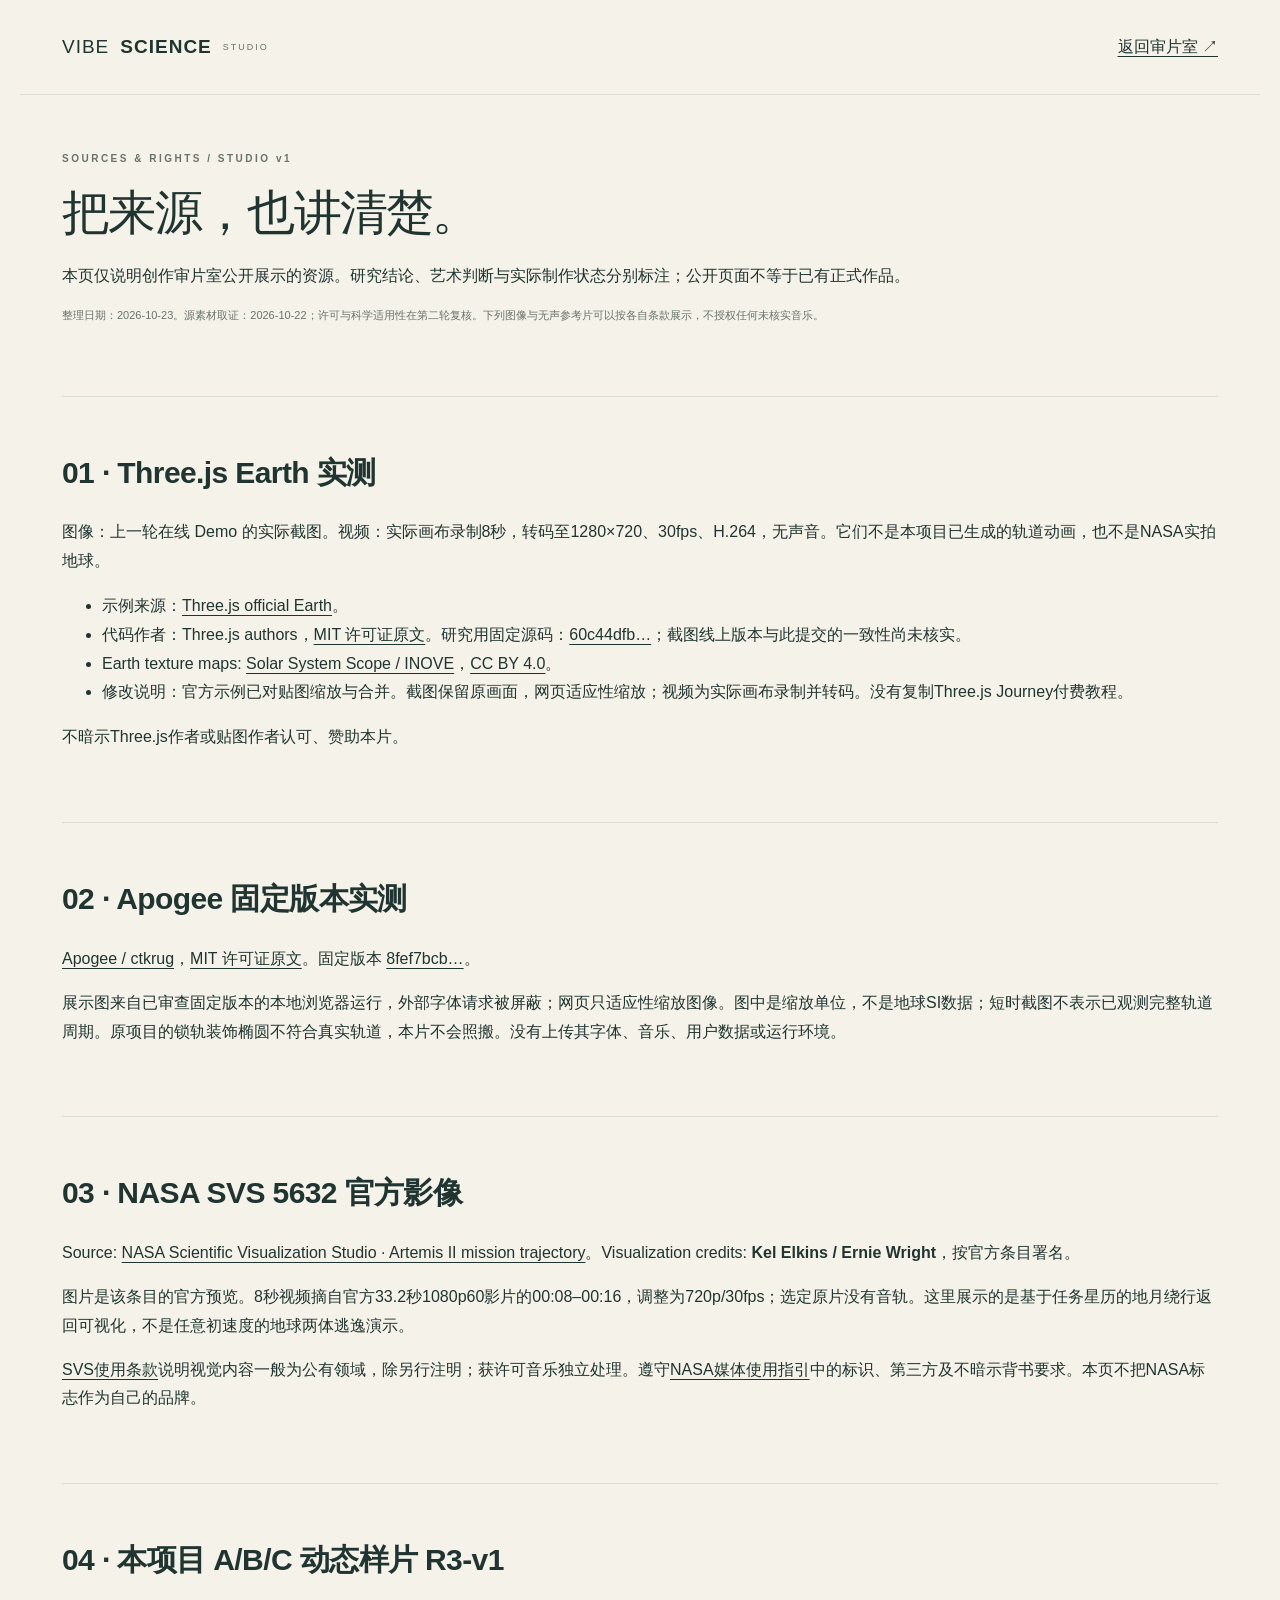
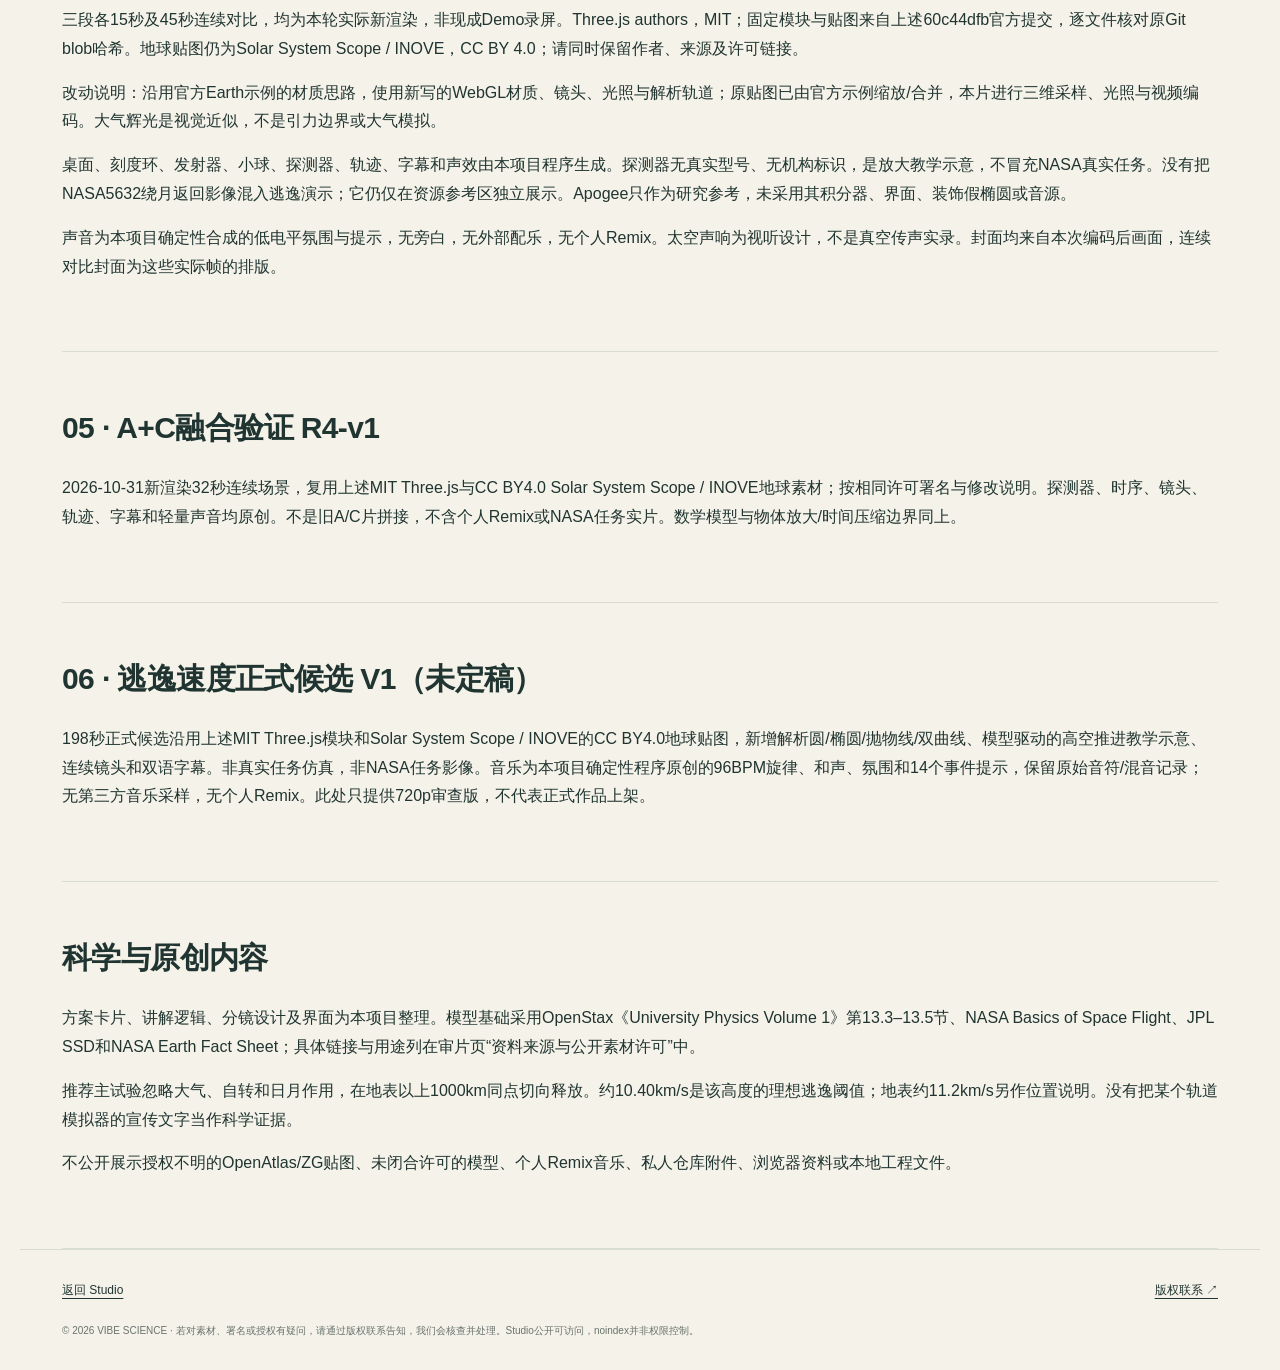
<file: docs/studio/credits.html>
<!doctype html>
<html lang="zh-CN"><head><meta charset="utf-8"><meta name="viewport" content="width=device-width,initial-scale=1,viewport-fit=cover"><meta name="robots" content="noindex,nofollow,noarchive"><meta name="theme-color" content="#f5f2e9"><meta http-equiv="Content-Security-Policy" content="default-src 'self'; img-src 'self'; media-src 'self'; style-src 'self'; script-src 'self'; object-src 'none'; base-uri 'self'; form-action 'none'"><title>Studio 素材与来源 · VIBE SCIENCE</title><link rel="icon" href="../assets/favicon.svg" type="image/svg+xml"><link rel="stylesheet" href="studio.css?v=studio-1"></head>
<body><header class="top wrap"><a class="brand" href="./">VIBE <b>SCIENCE</b> <small>STUDIO</small></a><a href="./">返回审片室 ↗</a></header><main class="wrap">
<section class="section"><p class="eyebrow">SOURCES & RIGHTS / STUDIO v1</p><h1>把来源，也讲清楚。</h1><p>本页仅说明创作审片室公开展示的资源。研究结论、艺术判断与实际制作状态分别标注；公开页面不等于已有正式作品。</p><p class="small-note">整理日期：2026-10-23。源素材取证：2026-10-22；许可与科学适用性在第二轮复核。下列图像与无声参考片可以按各自条款展示，不授权任何未核实音乐。</p></section>
<section class="section"><h2>01 · Three.js Earth 实测</h2><p>图像：上一轮在线 Demo 的实际截图。视频：实际画布录制8秒，转码至1280×720、30fps、H.264，无声音。它们不是本项目已生成的轨道动画，也不是NASA实拍地球。</p><ul><li>示例来源：<a href="https://threejs.org/examples/webgpu_tsl_earth.html">Three.js official Earth</a>。</li><li>代码作者：Three.js authors，<a href="licenses/threejs-MIT.txt">MIT 许可证原文</a>。研究用固定源码：<a href="https://github.com/mrdoob/three.js/tree/60c44dfb6805d09e997dbee139d893ffc4a428a5">60c44dfb…</a>；截图线上版本与此提交的一致性尚未核实。</li><li>Earth texture maps: <a href="https://www.solarsystemscope.com/textures/">Solar System Scope / INOVE</a>，<a href="https://creativecommons.org/licenses/by/4.0/">CC BY 4.0</a>。</li><li>修改说明：官方示例已对贴图缩放与合并。截图保留原画面，网页适应性缩放；视频为实际画布录制并转码。没有复制Three.js Journey付费教程。</li></ul><p>不暗示Three.js作者或贴图作者认可、赞助本片。</p></section>
<section class="section"><h2>02 · Apogee 固定版本实测</h2><p><a href="https://github.com/ctkrug/apogee">Apogee / ctkrug</a>，<a href="licenses/apogee-MIT.txt">MIT 许可证原文</a>。固定版本 <a href="https://github.com/ctkrug/apogee/tree/8fef7bcbca31c374c3a8d639051f9409e5a2513b">8fef7bcb…</a>。</p><p>展示图来自已审查固定版本的本地浏览器运行，外部字体请求被屏蔽；网页只适应性缩放图像。图中是缩放单位，不是地球SI数据；短时截图不表示已观测完整轨道周期。原项目的锁轨装饰椭圆不符合真实轨道，本片不会照搬。没有上传其字体、音乐、用户数据或运行环境。</p></section>
<section class="section"><h2>03 · NASA SVS 5632 官方影像</h2><p>Source: <a href="https://svs.gsfc.nasa.gov/5632/">NASA Scientific Visualization Studio · Artemis II mission trajectory</a>。Visualization credits: <strong>Kel Elkins / Ernie Wright</strong>，按官方条目署名。</p><p>图片是该条目的官方预览。8秒视频摘自官方33.2秒1080p60影片的00:08–00:16，调整为720p/30fps；选定原片没有音轨。这里展示的是基于任务星历的地月绕行返回可视化，不是任意初速度的地球两体逃逸演示。</p><p><a href="https://svs.gsfc.nasa.gov/help/">SVS使用条款</a>说明视觉内容一般为公有领域，除另行注明；获许可音乐独立处理。遵守<a href="https://www.nasa.gov/nasa-brand-center/images-and-media/">NASA媒体使用指引</a>中的标识、第三方及不暗示背书要求。本页不把NASA标志作为自己的品牌。</p></section>
<section class="section"><h2>04 · 本项目 A/B/C 动态样片 R3-v1</h2><p>三段各15秒及45秒连续对比，均为本轮实际新渲染，非现成Demo录屏。Three.js authors，MIT；固定模块与贴图来自上述60c44dfb官方提交，逐文件核对原Git blob哈希。地球贴图仍为Solar System Scope / INOVE，CC BY 4.0；请同时保留作者、来源及许可链接。</p><p>改动说明：沿用官方Earth示例的材质思路，使用新写的WebGL材质、镜头、光照与解析轨道；原贴图已由官方示例缩放/合并，本片进行三维采样、光照与视频编码。大气辉光是视觉近似，不是引力边界或大气模拟。</p><p>桌面、刻度环、发射器、小球、探测器、轨迹、字幕和声效由本项目程序生成。探测器无真实型号、无机构标识，是放大教学示意，不冒充NASA真实任务。没有把NASA5632绕月返回影像混入逃逸演示；它仍仅在资源参考区独立展示。Apogee只作为研究参考，未采用其积分器、界面、装饰假椭圆或音源。</p><p>声音为本项目确定性合成的低电平氛围与提示，无旁白，无外部配乐，无个人Remix。太空声响为视听设计，不是真空传声实录。封面均来自本次编码后画面，连续对比封面为这些实际帧的排版。</p></section>
<section class="section"><h2>05 · A+C融合验证 R4-v1</h2><p>2026-10-31新渲染32秒连续场景，复用上述MIT Three.js与CC BY4.0 Solar System Scope / INOVE地球素材；按相同许可署名与修改说明。探测器、时序、镜头、轨迹、字幕和轻量声音均原创。不是旧A/C片拼接，不含个人Remix或NASA任务实片。数学模型与物体放大/时间压缩边界同上。</p></section><section class="section"><h2>06 · 逃逸速度正式候选 V1（未定稿）</h2><p>198秒正式候选沿用上述MIT Three.js模块和Solar System Scope / INOVE的CC BY4.0地球贴图，新增解析圆/椭圆/抛物线/双曲线、模型驱动的高空推进教学示意、连续镜头和双语字幕。非真实任务仿真，非NASA任务影像。音乐为本项目确定性程序原创的96BPM旋律、和声、氛围和14个事件提示，保留原始音符/混音记录；无第三方音乐采样，无个人Remix。此处只提供720p审查版，不代表正式作品上架。</p></section><section class="section"><h2>科学与原创内容</h2><p>方案卡片、讲解逻辑、分镜设计及界面为本项目整理。模型基础采用OpenStax《University Physics Volume 1》第13.3–13.5节、NASA Basics of Space Flight、JPL SSD和NASA Earth Fact Sheet；具体链接与用途列在审片页“资料来源与公开素材许可”中。</p><p>推荐主试验忽略大气、自转和日月作用，在地表以上1000km同点切向释放。约10.40km/s是该高度的理想逃逸阈值；地表约11.2km/s另作位置说明。没有把某个轨道模拟器的宣传文字当作科学证据。</p><p>不公开展示授权不明的OpenAtlas/ZG贴图、未闭合许可的模型、个人Remix音乐、私人仓库附件、浏览器资料或本地工程文件。</p></section>
</main><footer class="wrap footer"><a href="./">返回 Studio</a><a href="https://github.com/tsy7653-design/vibe-science-gallery/issues/new?title=Copyright%20or%20contact" target="_blank" rel="noopener noreferrer">版权联系 ↗</a><p>© 2026 VIBE SCIENCE · 若对素材、署名或授权有疑问，请通过版权联系告知，我们会核查并处理。Studio公开可访问，noindex并非权限控制。</p></footer></body></html>
</file>
<file: docs/styles.css>
@charset "UTF-8";
:root{--paper:#f5f2e9;--ink:#203531;--muted:#6b756d;--line:#dcded1;--green:#2f6955;--gold:#ac8b51;--radius:20px;--sans:-apple-system,BlinkMacSystemFont,"Segoe UI","Noto Sans SC","Microsoft YaHei",sans-serif;--serif:"Noto Serif SC","Songti SC",STSong,Georgia,serif}*{box-sizing:border-box}html{scroll-behavior:smooth;scroll-padding-top:30px}body{margin:0;background:var(--paper);color:var(--ink);font-family:var(--sans);-webkit-font-smoothing:antialiased}button,a{-webkit-tap-highlight-color:transparent}button{font:inherit;cursor:pointer;color:inherit}button:disabled{cursor:default}a{color:inherit;text-decoration:none}button:focus-visible,a:focus-visible,summary:focus-visible{outline:3px solid #83a38a;outline-offset:5px}button{border:0}img{display:block;width:100%}[hidden]{display:none!important}.wrap{max-width:1320px;padding-inline:48px;margin-inline:auto}.skip{position:fixed;top:-100px;left:16px;z-index:10;background:var(--green);padding:16px;color:#fff}.skip:focus{top:12px}.site-header{display:flex;align-items:center;justify-content:space-between;padding-block:30px 22px}.brand{display:flex;gap:13px;align-items:center;font-size:19px;letter-spacing:1.2px;line-height:1.2}.brand b{font-weight:500}.brand small{display:block;font-size:10px;letter-spacing:2.4px;margin-top:7px;color:var(--muted)}.brand-icon{display:flex;justify-content:center;align-items:center;width:43px;height:43px;background:var(--ink);border-radius:12px 12px 12px 3px;color:#f8f0d7;font-family:Georgia,serif;font-size:39px;line-height:1;padding-bottom:8px;letter-spacing:-4px}.brand-icon span{font-size:18px;align-self:flex-start;padding-top:5px;color:#e3c681}.site-header nav{display:flex;gap:31px;font-size:13px;color:#45594d}.site-header nav a{padding:10px 0}.site-header nav a:hover{color:var(--gold)}.hero{padding-block:72px 96px;display:grid;grid-template-columns:1fr 1fr;gap:68px;align-items:center}.eyebrow{font-size:10px;line-height:1.5;letter-spacing:2px;font-weight:600;color:var(--muted);margin:0 0 24px;display:flex;gap:10px;align-items:center}.small-orbit{display:inline-block;border:1px solid var(--gold);width:17px;height:17px;border-radius:50%;position:relative}.small-orbit:after{content:"";position:absolute;inset:5px -5px;border:1px solid var(--gold);border-radius:50%;transform:rotate(-35deg)}h1{font-family:var(--serif);font-size:clamp(44px,5.1vw,72px);line-height:1.35;letter-spacing:-2.5px;font-weight:600;margin:0 0 25px}.title-accent{color:var(--green)}.hero-intro{font-size:15px;line-height:2.05;color:#68766c;margin:0 0 30px}.button{display:inline-flex;align-items:center;justify-content:space-between;gap:38px;border-radius:9px;padding:16px 23px;font-size:13px;min-height:49px}.primary{background:var(--green);color:#fffdf4;box-shadow:0 5px 12px #24513c12;transition:transform .2s,background .2s}.primary:hover{transform:translateY(-2px);background:#225441}.hero-facts{margin-top:26px;display:flex;align-items:center;gap:11px;font-size:10px;color:#7c8377;flex-wrap:wrap}.hero-facts i{width:3px;height:3px;border-radius:50%;background:#b3baa7}.featured-shell{position:relative;min-width:0;transform:rotate(1deg);animation:arrive .9s both .1s}.feature-note{display:flex;justify-content:space-between;margin:0 3px 13px;font-size:11px;color:#738173;letter-spacing:1px}.feature-index{font-family:Georgia,serif;font-style:italic}.featured-image{padding:0;position:relative;width:100%;height:390px;overflow:hidden;text-align:left;border-radius:var(--radius);background:#081315;box-shadow:0 20px 45px #243e2a22;isolation:isolate}.featured-image img{height:100%;object-fit:cover;transform:scale(1.05);transition:transform 1.1s}.featured-image:hover img{transform:scale(1.1)}.featured-shade{position:absolute;inset:0;background:linear-gradient(180deg,#06101605 25%,#081310a8 78%,#061210ed)}.play-orb{position:absolute;top:37%;left:44%;display:grid;place-items:center;width:62px;height:62px;background:#ffffff18;backdrop-filter:blur(8px);border:1px solid #ffffff75;border-radius:50%;font-size:17px;padding-left:3px;color:#fff}.feature-caption{position:absolute;inset:auto 29px 28px;color:#fff9ea}.feature-caption .eyebrow{color:#e6dabd;letter-spacing:1.7px;font-size:9px;margin:0 0 9px}.feature-caption strong{font-family:var(--serif);font-size:27px;line-height:1.55;font-weight:500;display:block;margin-bottom:10px}.feature-caption>span:last-child{font-size:10px;letter-spacing:1px;color:#dddccf}.feature-tabs{display:flex;gap:0;border-bottom:1px solid var(--line);padding-top:8px}.feature-tabs button{flex:1;text-align:left;white-space:nowrap;padding:15px 7px;background:transparent;font-size:11px;color:#81897a;border-bottom:2px solid transparent}.feature-tabs span{font-size:10px;font-family:Georgia,serif;margin-right:6px}.feature-tabs [aria-selected=true]{color:var(--ink);border-bottom-color:var(--gold)}.feature-footnote{font-size:10px;color:#8c9386;display:flex;align-items:center;gap:10px;margin:18px 3px 0}.line-mark{width:25px;height:1px;background:var(--gold)}.hero-copy{animation:arrive .9s both}.section-heading{display:flex;justify-content:space-between;align-items:flex-end;gap:30px;padding-top:46px;border-top:1px solid var(--line)}.section-heading .eyebrow{margin-bottom:13px;font-size:10px}h2{font-family:var(--serif);font-size:32px;line-height:1.55;font-weight:500;letter-spacing:-.8px;margin:0}.section-heading>p{font-size:12px;color:var(--muted);margin:0 0 8px}.filters{display:flex;align-items:center;gap:9px;margin:30px 0}.filters button{padding:10px 16px;border-radius:7px;background:transparent;font-size:11px;min-height:40px}.filters .active{background:#e6e9dd;color:var(--green)}.filters span:not(.filter-note){margin-left:5px;font-size:9px;color:#73816e}.filter-note{margin-left:auto;font-size:10px;color:#8e9588}.film-grid{display:grid;grid-template-columns:repeat(3,minmax(0,1fr));gap:28px}.film-card{min-width:0}.card-cover{padding:0;width:100%;aspect-ratio:1.6;position:relative;overflow:hidden;border-radius:13px;background:#ded8c4;isolation:isolate;box-shadow:0 4px 15px #152e1c0b}.card-cover:after{content:"";position:absolute;inset:0;background:linear-gradient(180deg,#0000000c 40%,#112a2680)}.card-cover img{height:100%;object-fit:cover;transition:transform .65s}.card-cover:hover img{transform:scale(1.045)}.card-play{position:absolute;top:calc(50% - 21px);left:calc(50% - 21px);z-index:1;background:#fffdf0d6;color:#315344;width:42px;height:42px;border-radius:50%;display:grid;place-items:center;padding-left:2px;font-size:12px;transition:transform .2s}.card-cover:hover .card-play{transform:scale(1.09)}.duration{position:absolute;z-index:1;bottom:12px;right:12px;padding:4px 6px;background:#132c2bbd;border-radius:4px;color:#fffef6;font-size:10px;font-variant-numeric:tabular-nums}.episode{position:absolute;z-index:1;bottom:14px;left:14px;color:#fffdf0;font-size:9px;letter-spacing:1.5px}.card-meta{display:flex;justify-content:space-between;font-size:10px;color:#8b947e;margin:20px 0 11px}.card-meta>span:first-child{color:var(--green)}h3{font-family:var(--serif);font-size:23px;font-weight:500;line-height:1.6;margin:0 0 10px;letter-spacing:-.4px}h3 button{padding:0;text-align:left;background:transparent;font-family:inherit;line-height:inherit;font-size:inherit}h3 button:hover{color:var(--green)}.film-card>p{font-size:12px;line-height:1.95;color:#788171;margin:0;min-height:69px}.card-bottom{border-top:1px solid var(--line);margin-top:21px;padding-top:15px;display:flex;justify-content:space-between;align-items:center}.card-bottom>span{font-size:9px;color:#909686}.text-button{display:inline-flex;gap:15px;align-items:center;background:transparent;padding:3px 0;font-size:11px;color:var(--green);min-height:36px}.text-button:hover{color:#8b6c36}.approach{margin-top:106px;margin-bottom:100px;padding-block:48px;display:grid;grid-template-columns:.75fr 1fr;gap:85px;align-items:center;position:relative}.approach:before{content:"";position:absolute;inset:0 48px;background:#e9ecdf;border-radius:20px;z-index:-1}.approach-symbol{width:210px;justify-self:center}.approach-symbol svg{width:100%;fill:none;stroke:#9aa98b;stroke-width:1}.approach-symbol circle{fill:#b59b61;stroke:none}.approach>div:last-child{padding-right:60px}.approach .eyebrow{font-size:9px;margin-bottom:12px}.approach h2{font-size:31px}.approach p:not(.eyebrow){font-size:12px;color:#75806c;line-height:2;margin:17px 0 12px}.site-footer{padding-bottom:28px}.footer-top{border-top:1px solid var(--line);padding-top:30px;display:flex;justify-content:space-between;gap:30px}.footer-wordmark{font-size:14px;letter-spacing:2px}.footer-wordmark span{font-size:10px;letter-spacing:1px;display:block;color:#8d9586;margin-top:9px}.footer-top>div{display:flex;gap:26px;font-size:11px;color:#6e7c6d;align-items:center}.copyright{font-size:10px;line-height:1.9;color:#919787;margin:27px 0 6px;max-width:920px}.privacy{font-size:9px;color:#a1a696;line-height:1.8;margin:0}.modal-open{overflow:hidden}dialog{border:0;border-radius:18px;background:#f5f2e9;color:var(--ink);padding:0;width:min(1050px,94vw);max-height:94dvh;box-shadow:0 35px 100px #0005}dialog::backdrop{background:#102620b8;backdrop-filter:blur(8px)}.player-header{display:flex;align-items:center;justify-content:space-between;gap:20px;padding:21px 26px}.player-header .eyebrow{font-size:9px;margin-bottom:5px}.player-header h2{font-family:var(--sans);font-size:19px;letter-spacing:0;font-weight:500}.close-button{width:44px;height:44px;flex:0 0 44px;border-radius:50%;background:#e8e9de;font-size:26px}.video-shell{position:relative;background:#080e0e;aspect-ratio:16/9;display:flex;align-items:center;justify-content:center}video{width:100%;height:100%;display:block;object-fit:contain;max-height:64vh}.video-error{position:absolute;inset:auto 30px 40%;background:#0d1919d9;color:#fff;padding:20px;border-radius:10px;font-size:14px;line-height:1.8}.player-toolbar{padding:16px 26px;display:flex;justify-content:space-between;gap:20px;align-items:center;border-bottom:1px solid var(--line);font-size:11px}.player-toolbar>span{color:#79816e}.player-toolbar>div{display:flex;gap:10px;align-items:center;flex-wrap:wrap}.player-toolbar button,.player-toolbar a{padding:9px 12px;background:#e7eadd;border-radius:6px;font-size:11px;min-height:38px;display:inline-flex;align-items:center;color:var(--green)}.player-hint{font-size:10px;line-height:1.8;color:#8b927e;padding:0 26px}.chapter-heading{font-size:12px;padding:12px 26px 4px}.chapter-heading span{font-size:9px;margin-left:10px;color:#89927f}.chapters{display:flex;gap:8px;flex-wrap:wrap;padding:10px 26px 20px}.chapter{background:#e9ecdf;padding:11px 13px;border-radius:6px;font-size:11px;min-height:40px}.chapter span{font-family:Georgia,serif;font-size:10px;color:#8c926e;padding-right:8px}.model-note{font-size:11px;line-height:1.9;border-top:1px solid var(--line);padding:16px 26px 22px;color:#7b846e}.model-note summary{cursor:pointer;color:#58715b}.model-note p{max-width:850px}.model-note a{text-decoration:underline;text-underline-offset:3px}.source-page{padding-block:50px 80px}.source-page h1{font-size:48px;margin-bottom:18px}.source-page .lead{color:var(--muted);font-size:15px;line-height:1.9;max-width:760px}.source-section{padding:35px 0;border-top:1px solid var(--line);max-width:920px}.source-section h2{font-size:26px}.source-section h3{font-family:var(--sans);font-size:17px;margin-top:23px}.source-section p,.source-section li{font-size:14px;line-height:1.95;color:#66745f}.source-section a{color:var(--green);text-decoration:underline;text-underline-offset:3px}.source-section li{margin:12px 0}.source-section code{font-size:12px;word-break:break-word}.source-section .source-note{font-size:12px;background:#e9ecdf;padding:17px 20px;border-radius:8px}.about-release{display:inline-block;border:1px solid #b9c2ad;padding:7px 10px;border-radius:6px;font-size:11px;color:var(--green);margin-top:12px}@keyframes arrive{from{opacity:0;transform:translateY(12px)}to{opacity:1;transform:translateY(0)}}@media(min-width:1440px){.hero{gap:92px}}@media(max-width:1000px){.wrap{padding-inline:30px}.hero{gap:35px;padding-block:55px 75px}.hero .eyebrow{font-size:8px;letter-spacing:1.2px}.featured-image{height:350px}.feature-caption strong{font-size:25px}.hero-facts{font-size:9px;gap:7px}.film-grid{gap:20px}h3{font-size:20px}.film-card>p{font-size:11px}.approach{gap:35px}.approach:before{inset-inline:30px}.approach-symbol{width:160px}.approach>div:last-child{padding-right:35px}.filter-note{display:none}}@media(max-width:700px){.wrap{padding-inline:22px}.site-header{padding-block:21px}.brand{font-size:16px;gap:9px}.brand small{font-size:8px;letter-spacing:1px}.brand-icon{width:35px;height:35px;font-size:32px;border-radius:9px 9px 9px 2px}.brand-icon span{font-size:14px}.site-header nav{gap:16px;font-size:11px}.site-header nav a:nth-child(2){display:none}.hero{grid-template-columns:1fr;gap:35px;padding-block:36px 57px}.hero .eyebrow{font-size:8px;margin-bottom:18px}h1{font-size:48px;line-height:1.35;letter-spacing:-1.8px}.hero-intro{font-size:13px;line-height:2;margin-bottom:23px}.hero-facts{margin-top:22px;font-size:9px;gap:8px}.button{font-size:12px;padding:14px 19px}.featured-shell{transform:none}.featured-image{height:340px;border-radius:16px}.feature-caption strong{font-size:26px}.feature-tabs button{padding:14px 5px;font-size:11px}.feature-footnote{font-size:9px}.feature-note{font-size:10px}.section-heading{display:block;padding-top:30px}.section-heading h2{font-size:27px}.section-heading>p{margin-top:12px;font-size:11px}.filters{margin:23px 0}.film-grid{grid-template-columns:1fr;gap:37px}.card-cover{aspect-ratio:1.72}.card-meta{font-size:11px;margin:17px 0 8px}h3{font-size:25px;line-height:1.6}.film-card>p{font-size:13px;min-height:auto}.card-bottom{margin-top:16px}.card-bottom>span{font-size:10px}.text-button{font-size:12px}.episode{font-size:10px}.duration{font-size:11px}.approach{grid-template-columns:1fr;gap:18px;margin-top:58px;margin-bottom:57px;padding-block:30px}.approach:before{inset-inline:22px}.approach-symbol{width:115px;justify-self:start;margin-left:25px}.approach>div:last-child{padding-inline:25px}.approach h2{font-size:28px}.approach p:not(.eyebrow){font-size:12px}.footer-top{gap:22px;flex-direction:column}.footer-top>div{font-size:11px;gap:22px}.copyright{font-size:10px;margin-top:23px}.privacy{font-size:9px}dialog{width:100%;max-width:100%;max-height:100dvh;border-radius:14px 14px 0 0;margin:auto 0 0;padding-bottom:env(safe-area-inset-bottom)}.player-header{padding:15px 17px}.player-header h2{font-size:16px;max-width:280px;line-height:1.55}.player-header .eyebrow{font-size:8px}.video-shell{aspect-ratio:16/9}video{max-height:unset}.player-toolbar{padding:12px 16px;gap:12px;align-items:flex-start;flex-direction:column;font-size:10px}.player-toolbar>div{width:100%;gap:8px}.player-toolbar button,.player-toolbar a{font-size:11px;min-height:40px}.player-hint{padding-inline:16px;font-size:10px}.chapter-heading{padding-inline:16px;font-size:11px}.chapter-heading span{display:block;margin:5px 0 0}.chapters{padding-inline:16px;gap:7px}.chapter{font-size:10px;padding:10px;min-height:42px}.model-note{padding:14px 16px 20px}.source-page{padding-top:35px}.source-page h1{font-size:35px}.source-page .lead{font-size:13px}.source-section p,.source-section li{font-size:13px}.source-section h2{font-size:24px}}@media(max-width:360px){.wrap{padding-inline:17px}.site-header nav{gap:10px}.hero h1{font-size:43px}.featured-image{height:310px}.feature-tabs button{font-size:10px}.feature-tabs span{margin-right:3px}.hero-facts{font-size:8px}}@media(prefers-reduced-motion:reduce){html{scroll-behavior:auto}*,*:before,*:after{animation:none!important;transition:none!important}}

.playback-diagnostics{white-space:pre-wrap;overflow-wrap:anywhere;font-size:11px;line-height:1.5;max-height:220px;overflow:auto}

.video-loading{position:absolute;inset:0;z-index:1;display:flex;align-items:center;justify-content:center;pointer-events:none}
.video-loading:not(.has-frame){background:#1b2925}
.video-loading .loading-poster{position:absolute;inset:0;width:100%;height:100%;object-fit:cover;opacity:.62}
.video-loading:not(.has-frame):after{content:"";position:absolute;inset:0;background:linear-gradient(0deg,rgba(12,27,23,.28),rgba(12,27,23,.08))}
.loading-badge{position:relative;z-index:1;display:flex;gap:11px;align-items:center;padding:12px 17px;border:1px solid rgba(221,205,163,.24);border-radius:30px;background:rgba(24,42,35,.86);color:#f6efdb;font-size:12px;letter-spacing:.6px;box-shadow:0 5px 28px #0002}
.loading-spinner{width:15px;height:15px;border:1.5px solid #d7c59944;border-top-color:#e0c48a;border-radius:50%;animation:loading-turn 1s linear infinite}
.video-loading.has-frame{align-items:flex-end;justify-content:flex-start;padding:12px 16px 56px}
.video-loading.has-frame .loading-poster{display:none}
@keyframes loading-turn{to{transform:rotate(360deg)}}
</file>
<file: site/styles.css>
@charset "UTF-8";
:root{--paper:#f5f2e9;--ink:#203531;--muted:#6b756d;--line:#dcded1;--green:#2f6955;--gold:#ac8b51;--radius:20px;--sans:-apple-system,BlinkMacSystemFont,"Segoe UI","Noto Sans SC","Microsoft YaHei",sans-serif;--serif:"Noto Serif SC","Songti SC",STSong,Georgia,serif}*{box-sizing:border-box}html{scroll-behavior:smooth;scroll-padding-top:30px}body{margin:0;background:var(--paper);color:var(--ink);font-family:var(--sans);-webkit-font-smoothing:antialiased}button,a{-webkit-tap-highlight-color:transparent}button{font:inherit;cursor:pointer;color:inherit}button:disabled{cursor:default}a{color:inherit;text-decoration:none}button:focus-visible,a:focus-visible,summary:focus-visible{outline:3px solid #83a38a;outline-offset:5px}button{border:0}img{display:block;width:100%}[hidden]{display:none!important}.wrap{max-width:1320px;padding-inline:48px;margin-inline:auto}.skip{position:fixed;top:-100px;left:16px;z-index:10;background:var(--green);padding:16px;color:#fff}.skip:focus{top:12px}.site-header{display:flex;align-items:center;justify-content:space-between;padding-block:30px 22px}.brand{display:flex;gap:13px;align-items:center;font-size:19px;letter-spacing:1.2px;line-height:1.2}.brand b{font-weight:500}.brand small{display:block;font-size:10px;letter-spacing:2.4px;margin-top:7px;color:var(--muted)}.brand-icon{display:flex;justify-content:center;align-items:center;width:43px;height:43px;background:var(--ink);border-radius:12px 12px 12px 3px;color:#f8f0d7;font-family:Georgia,serif;font-size:39px;line-height:1;padding-bottom:8px;letter-spacing:-4px}.brand-icon span{font-size:18px;align-self:flex-start;padding-top:5px;color:#e3c681}.site-header nav{display:flex;gap:31px;font-size:13px;color:#45594d}.site-header nav a{padding:10px 0}.site-header nav a:hover{color:var(--gold)}.hero{padding-block:72px 96px;display:grid;grid-template-columns:1fr 1fr;gap:68px;align-items:center}.eyebrow{font-size:10px;line-height:1.5;letter-spacing:2px;font-weight:600;color:var(--muted);margin:0 0 24px;display:flex;gap:10px;align-items:center}.small-orbit{display:inline-block;border:1px solid var(--gold);width:17px;height:17px;border-radius:50%;position:relative}.small-orbit:after{content:"";position:absolute;inset:5px -5px;border:1px solid var(--gold);border-radius:50%;transform:rotate(-35deg)}h1{font-family:var(--serif);font-size:clamp(44px,5.1vw,72px);line-height:1.35;letter-spacing:-2.5px;font-weight:600;margin:0 0 25px}.title-accent{color:var(--green)}.hero-intro{font-size:15px;line-height:2.05;color:#68766c;margin:0 0 30px}.button{display:inline-flex;align-items:center;justify-content:space-between;gap:38px;border-radius:9px;padding:16px 23px;font-size:13px;min-height:49px}.primary{background:var(--green);color:#fffdf4;box-shadow:0 5px 12px #24513c12;transition:transform .2s,background .2s}.primary:hover{transform:translateY(-2px);background:#225441}.hero-facts{margin-top:26px;display:flex;align-items:center;gap:11px;font-size:10px;color:#7c8377;flex-wrap:wrap}.hero-facts i{width:3px;height:3px;border-radius:50%;background:#b3baa7}.featured-shell{position:relative;min-width:0;transform:rotate(1deg);animation:arrive .9s both .1s}.feature-note{display:flex;justify-content:space-between;margin:0 3px 13px;font-size:11px;color:#738173;letter-spacing:1px}.feature-index{font-family:Georgia,serif;font-style:italic}.featured-image{padding:0;position:relative;width:100%;height:390px;overflow:hidden;text-align:left;border-radius:var(--radius);background:#081315;box-shadow:0 20px 45px #243e2a22;isolation:isolate}.featured-image img{height:100%;object-fit:cover;transform:scale(1.05);transition:transform 1.1s}.featured-image:hover img{transform:scale(1.1)}.featured-shade{position:absolute;inset:0;background:linear-gradient(180deg,#06101605 25%,#081310a8 78%,#061210ed)}.play-orb{position:absolute;top:37%;left:44%;display:grid;place-items:center;width:62px;height:62px;background:#ffffff18;backdrop-filter:blur(8px);border:1px solid #ffffff75;border-radius:50%;font-size:17px;padding-left:3px;color:#fff}.feature-caption{position:absolute;inset:auto 29px 28px;color:#fff9ea}.feature-caption .eyebrow{color:#e6dabd;letter-spacing:1.7px;font-size:9px;margin:0 0 9px}.feature-caption strong{font-family:var(--serif);font-size:27px;line-height:1.55;font-weight:500;display:block;margin-bottom:10px}.feature-caption>span:last-child{font-size:10px;letter-spacing:1px;color:#dddccf}.feature-tabs{display:flex;gap:0;border-bottom:1px solid var(--line);padding-top:8px}.feature-tabs button{flex:1;text-align:left;white-space:nowrap;padding:15px 7px;background:transparent;font-size:11px;color:#81897a;border-bottom:2px solid transparent}.feature-tabs span{font-size:10px;font-family:Georgia,serif;margin-right:6px}.feature-tabs [aria-selected=true]{color:var(--ink);border-bottom-color:var(--gold)}.feature-footnote{font-size:10px;color:#8c9386;display:flex;align-items:center;gap:10px;margin:18px 3px 0}.line-mark{width:25px;height:1px;background:var(--gold)}.hero-copy{animation:arrive .9s both}.section-heading{display:flex;justify-content:space-between;align-items:flex-end;gap:30px;padding-top:46px;border-top:1px solid var(--line)}.section-heading .eyebrow{margin-bottom:13px;font-size:10px}h2{font-family:var(--serif);font-size:32px;line-height:1.55;font-weight:500;letter-spacing:-.8px;margin:0}.section-heading>p{font-size:12px;color:var(--muted);margin:0 0 8px}.filters{display:flex;align-items:center;gap:9px;margin:30px 0}.filters button{padding:10px 16px;border-radius:7px;background:transparent;font-size:11px;min-height:40px}.filters .active{background:#e6e9dd;color:var(--green)}.filters span:not(.filter-note){margin-left:5px;font-size:9px;color:#73816e}.filter-note{margin-left:auto;font-size:10px;color:#8e9588}.film-grid{display:grid;grid-template-columns:repeat(3,minmax(0,1fr));gap:28px}.film-card{min-width:0}.card-cover{padding:0;width:100%;aspect-ratio:1.6;position:relative;overflow:hidden;border-radius:13px;background:#ded8c4;isolation:isolate;box-shadow:0 4px 15px #152e1c0b}.card-cover:after{content:"";position:absolute;inset:0;background:linear-gradient(180deg,#0000000c 40%,#112a2680)}.card-cover img{height:100%;object-fit:cover;transition:transform .65s}.card-cover:hover img{transform:scale(1.045)}.card-play{position:absolute;top:calc(50% - 21px);left:calc(50% - 21px);z-index:1;background:#fffdf0d6;color:#315344;width:42px;height:42px;border-radius:50%;display:grid;place-items:center;padding-left:2px;font-size:12px;transition:transform .2s}.card-cover:hover .card-play{transform:scale(1.09)}.duration{position:absolute;z-index:1;bottom:12px;right:12px;padding:4px 6px;background:#132c2bbd;border-radius:4px;color:#fffef6;font-size:10px;font-variant-numeric:tabular-nums}.episode{position:absolute;z-index:1;bottom:14px;left:14px;color:#fffdf0;font-size:9px;letter-spacing:1.5px}.card-meta{display:flex;justify-content:space-between;font-size:10px;color:#8b947e;margin:20px 0 11px}.card-meta>span:first-child{color:var(--green)}h3{font-family:var(--serif);font-size:23px;font-weight:500;line-height:1.6;margin:0 0 10px;letter-spacing:-.4px}h3 button{padding:0;text-align:left;background:transparent;font-family:inherit;line-height:inherit;font-size:inherit}h3 button:hover{color:var(--green)}.film-card>p{font-size:12px;line-height:1.95;color:#788171;margin:0;min-height:69px}.card-bottom{border-top:1px solid var(--line);margin-top:21px;padding-top:15px;display:flex;justify-content:space-between;align-items:center}.card-bottom>span{font-size:9px;color:#909686}.text-button{display:inline-flex;gap:15px;align-items:center;background:transparent;padding:3px 0;font-size:11px;color:var(--green);min-height:36px}.text-button:hover{color:#8b6c36}.approach{margin-top:106px;margin-bottom:100px;padding-block:48px;display:grid;grid-template-columns:.75fr 1fr;gap:85px;align-items:center;position:relative}.approach:before{content:"";position:absolute;inset:0 48px;background:#e9ecdf;border-radius:20px;z-index:-1}.approach-symbol{width:210px;justify-self:center}.approach-symbol svg{width:100%;fill:none;stroke:#9aa98b;stroke-width:1}.approach-symbol circle{fill:#b59b61;stroke:none}.approach>div:last-child{padding-right:60px}.approach .eyebrow{font-size:9px;margin-bottom:12px}.approach h2{font-size:31px}.approach p:not(.eyebrow){font-size:12px;color:#75806c;line-height:2;margin:17px 0 12px}.site-footer{padding-bottom:28px}.footer-top{border-top:1px solid var(--line);padding-top:30px;display:flex;justify-content:space-between;gap:30px}.footer-wordmark{font-size:14px;letter-spacing:2px}.footer-wordmark span{font-size:10px;letter-spacing:1px;display:block;color:#8d9586;margin-top:9px}.footer-top>div{display:flex;gap:26px;font-size:11px;color:#6e7c6d;align-items:center}.copyright{font-size:10px;line-height:1.9;color:#919787;margin:27px 0 6px;max-width:920px}.privacy{font-size:9px;color:#a1a696;line-height:1.8;margin:0}.modal-open{overflow:hidden}dialog{border:0;border-radius:18px;background:#f5f2e9;color:var(--ink);padding:0;width:min(1050px,94vw);max-height:94dvh;box-shadow:0 35px 100px #0005}dialog::backdrop{background:#102620b8;backdrop-filter:blur(8px)}.player-header{display:flex;align-items:center;justify-content:space-between;gap:20px;padding:21px 26px}.player-header .eyebrow{font-size:9px;margin-bottom:5px}.player-header h2{font-family:var(--sans);font-size:19px;letter-spacing:0;font-weight:500}.close-button{width:44px;height:44px;flex:0 0 44px;border-radius:50%;background:#e8e9de;font-size:26px}.video-shell{position:relative;background:#080e0e;aspect-ratio:16/9;display:flex;align-items:center;justify-content:center}video{width:100%;height:100%;display:block;object-fit:contain;max-height:64vh}.video-error{position:absolute;inset:auto 30px 40%;background:#0d1919d9;color:#fff;padding:20px;border-radius:10px;font-size:14px;line-height:1.8}.player-toolbar{padding:16px 26px;display:flex;justify-content:space-between;gap:20px;align-items:center;border-bottom:1px solid var(--line);font-size:11px}.player-toolbar>span{color:#79816e}.player-toolbar>div{display:flex;gap:10px;align-items:center;flex-wrap:wrap}.player-toolbar button,.player-toolbar a{padding:9px 12px;background:#e7eadd;border-radius:6px;font-size:11px;min-height:38px;display:inline-flex;align-items:center;color:var(--green)}.player-hint{font-size:10px;line-height:1.8;color:#8b927e;padding:0 26px}.chapter-heading{font-size:12px;padding:12px 26px 4px}.chapter-heading span{font-size:9px;margin-left:10px;color:#89927f}.chapters{display:flex;gap:8px;flex-wrap:wrap;padding:10px 26px 20px}.chapter{background:#e9ecdf;padding:11px 13px;border-radius:6px;font-size:11px;min-height:40px}.chapter span{font-family:Georgia,serif;font-size:10px;color:#8c926e;padding-right:8px}.model-note{font-size:11px;line-height:1.9;border-top:1px solid var(--line);padding:16px 26px 22px;color:#7b846e}.model-note summary{cursor:pointer;color:#58715b}.model-note p{max-width:850px}.model-note a{text-decoration:underline;text-underline-offset:3px}.source-page{padding-block:50px 80px}.source-page h1{font-size:48px;margin-bottom:18px}.source-page .lead{color:var(--muted);font-size:15px;line-height:1.9;max-width:760px}.source-section{padding:35px 0;border-top:1px solid var(--line);max-width:920px}.source-section h2{font-size:26px}.source-section h3{font-family:var(--sans);font-size:17px;margin-top:23px}.source-section p,.source-section li{font-size:14px;line-height:1.95;color:#66745f}.source-section a{color:var(--green);text-decoration:underline;text-underline-offset:3px}.source-section li{margin:12px 0}.source-section code{font-size:12px;word-break:break-word}.source-section .source-note{font-size:12px;background:#e9ecdf;padding:17px 20px;border-radius:8px}.about-release{display:inline-block;border:1px solid #b9c2ad;padding:7px 10px;border-radius:6px;font-size:11px;color:var(--green);margin-top:12px}@keyframes arrive{from{opacity:0;transform:translateY(12px)}to{opacity:1;transform:translateY(0)}}@media(min-width:1440px){.hero{gap:92px}}@media(max-width:1000px){.wrap{padding-inline:30px}.hero{gap:35px;padding-block:55px 75px}.hero .eyebrow{font-size:8px;letter-spacing:1.2px}.featured-image{height:350px}.feature-caption strong{font-size:25px}.hero-facts{font-size:9px;gap:7px}.film-grid{gap:20px}h3{font-size:20px}.film-card>p{font-size:11px}.approach{gap:35px}.approach:before{inset-inline:30px}.approach-symbol{width:160px}.approach>div:last-child{padding-right:35px}.filter-note{display:none}}@media(max-width:700px){.wrap{padding-inline:22px}.site-header{padding-block:21px}.brand{font-size:16px;gap:9px}.brand small{font-size:8px;letter-spacing:1px}.brand-icon{width:35px;height:35px;font-size:32px;border-radius:9px 9px 9px 2px}.brand-icon span{font-size:14px}.site-header nav{gap:16px;font-size:11px}.site-header nav a:nth-child(2){display:none}.hero{grid-template-columns:1fr;gap:35px;padding-block:36px 57px}.hero .eyebrow{font-size:8px;margin-bottom:18px}h1{font-size:48px;line-height:1.35;letter-spacing:-1.8px}.hero-intro{font-size:13px;line-height:2;margin-bottom:23px}.hero-facts{margin-top:22px;font-size:9px;gap:8px}.button{font-size:12px;padding:14px 19px}.featured-shell{transform:none}.featured-image{height:340px;border-radius:16px}.feature-caption strong{font-size:26px}.feature-tabs button{padding:14px 5px;font-size:11px}.feature-footnote{font-size:9px}.feature-note{font-size:10px}.section-heading{display:block;padding-top:30px}.section-heading h2{font-size:27px}.section-heading>p{margin-top:12px;font-size:11px}.filters{margin:23px 0}.film-grid{grid-template-columns:1fr;gap:37px}.card-cover{aspect-ratio:1.72}.card-meta{font-size:11px;margin:17px 0 8px}h3{font-size:25px;line-height:1.6}.film-card>p{font-size:13px;min-height:auto}.card-bottom{margin-top:16px}.card-bottom>span{font-size:10px}.text-button{font-size:12px}.episode{font-size:10px}.duration{font-size:11px}.approach{grid-template-columns:1fr;gap:18px;margin-top:58px;margin-bottom:57px;padding-block:30px}.approach:before{inset-inline:22px}.approach-symbol{width:115px;justify-self:start;margin-left:25px}.approach>div:last-child{padding-inline:25px}.approach h2{font-size:28px}.approach p:not(.eyebrow){font-size:12px}.footer-top{gap:22px;flex-direction:column}.footer-top>div{font-size:11px;gap:22px}.copyright{font-size:10px;margin-top:23px}.privacy{font-size:9px}dialog{width:100%;max-width:100%;max-height:100dvh;border-radius:14px 14px 0 0;margin:auto 0 0;padding-bottom:env(safe-area-inset-bottom)}.player-header{padding:15px 17px}.player-header h2{font-size:16px;max-width:280px;line-height:1.55}.player-header .eyebrow{font-size:8px}.video-shell{aspect-ratio:16/9}video{max-height:unset}.player-toolbar{padding:12px 16px;gap:12px;align-items:flex-start;flex-direction:column;font-size:10px}.player-toolbar>div{width:100%;gap:8px}.player-toolbar button,.player-toolbar a{font-size:11px;min-height:40px}.player-hint{padding-inline:16px;font-size:10px}.chapter-heading{padding-inline:16px;font-size:11px}.chapter-heading span{display:block;margin:5px 0 0}.chapters{padding-inline:16px;gap:7px}.chapter{font-size:10px;padding:10px;min-height:42px}.model-note{padding:14px 16px 20px}.source-page{padding-top:35px}.source-page h1{font-size:35px}.source-page .lead{font-size:13px}.source-section p,.source-section li{font-size:13px}.source-section h2{font-size:24px}}@media(max-width:360px){.wrap{padding-inline:17px}.site-header nav{gap:10px}.hero h1{font-size:43px}.featured-image{height:310px}.feature-tabs button{font-size:10px}.feature-tabs span{margin-right:3px}.hero-facts{font-size:8px}}@media(prefers-reduced-motion:reduce){html{scroll-behavior:auto}*,*:before,*:after{animation:none!important;transition:none!important}}
</file>
<file: docs/studio/studio.css>
@charset "UTF-8";
:root{--paper:#f5f2e9;--card:#fffcf5;--ink:#203531;--muted:#68736c;--line:#d9ddd1;--green:#2f6955;--gold:#ac8b51;--serif:Georgia,"Songti SC",STSong,serif;--sans:-apple-system,BlinkMacSystemFont,"Segoe UI","Microsoft YaHei",sans-serif}
*{box-sizing:border-box}html{scroll-behavior:smooth;scroll-padding-top:85px}body{margin:0;background:var(--paper);color:var(--ink);font:16px/1.8 var(--sans);-webkit-font-smoothing:antialiased}a{color:inherit;text-underline-offset:4px}button,input,textarea,select{font:inherit}button{cursor:pointer;color:inherit}button,a,summary{touch-action:manipulation;-webkit-tap-highlight-color:transparent}button:focus-visible,a:focus-visible,summary:focus-visible,input:focus-visible,textarea:focus-visible,select:focus-visible{outline:3px solid #87ac96;outline-offset:4px}img{max-width:100%;display:block}h1,h2,h3,p{margin-top:0}h2{font-size:30px;line-height:1.4;letter-spacing:-.6px}h3{font-size:21px;line-height:1.5}p{margin-bottom:15px}button{border:0}a{overflow-wrap:anywhere}[hidden]{display:none!important}.wrap{max-width:1240px;margin-inline:auto;padding-inline:42px}.skip{position:absolute;top:-90px;left:16px;z-index:20;background:var(--ink);color:white;padding:12px}.skip:focus{top:12px}.top{display:flex;justify-content:space-between;align-items:center;padding-block:30px;border-bottom:1px solid var(--line)}.brand{display:flex;gap:11px;align-items:center;text-decoration:none;font-size:19px;letter-spacing:1px}.brand b{font-weight:750}.brand small{display:block;font-size:9px;color:var(--muted);letter-spacing:2px}.brand-mark{font:italic 52px/.8 Georgia,serif;position:relative}.brand-mark span{font:24px Georgia;color:var(--gold);position:absolute;right:-4px;top:-5px}.gallery-link{font-size:13px;text-decoration:none}.studio-intro{display:flex;align-items:flex-end;justify-content:space-between;gap:40px;padding-block:50px 35px}h1{font-size:48px;font-weight:550;letter-spacing:-1.7px;line-height:1.35;margin-bottom:16px}h1 em{font-family:var(--serif);font-weight:500;color:var(--green);font-style:normal}.eyebrow{font-size:10px;letter-spacing:2.5px;font-weight:650;color:var(--muted);margin-bottom:13px}.intro-copy{font-size:15px;color:var(--muted);margin:0}.project-switch{max-width:360px;min-width:250px}.project-switch label{font-size:11px;display:block;color:var(--muted);margin-bottom:7px}.project-switch select{width:100%;padding:11px 30px 11px 13px;border:1px solid var(--line);border-radius:9px;background:var(--card);color:var(--ink);font-size:16px}.project-switch p{font-size:10px;color:var(--muted);margin:8px 0 0}.section-nav{position:sticky;top:0;z-index:4;display:flex;gap:26px;padding:16px 0;overflow-x:auto;background:var(--paper);border-bottom:1px solid var(--line);scrollbar-width:none}.section-nav a{flex-shrink:0;font-size:13px;text-decoration:none;min-height:30px;display:flex;align-items:center}.section-nav a:hover{color:var(--green)}.load-status{padding-top:30px}.section{padding-block:55px;border-bottom:1px solid var(--line)}.section.compact{padding-bottom:35px}.section-heading{display:flex;gap:30px;justify-content:space-between;align-items:flex-end;margin-bottom:24px}.section-heading h2{margin-bottom:0}.section-heading>p{max-width:335px;font-size:13px;color:var(--muted);margin-bottom:3px}.section-help{font-size:12px;color:var(--muted)}.project-section{padding-top:34px}.project-hero{display:grid;grid-template-columns:1.1fr 1fr;gap:35px;align-items:center}.project-hero h2{font-size:40px;line-height:1.35;margin:13px 0 20px}.project-hero .question{font-size:17px;line-height:1.9}.hero-picture{position:relative;border-radius:20px;overflow:hidden;background:#07121f}.hero-picture img{width:100%;aspect-ratio:16/10;object-fit:cover}.hero-picture .figure-label{position:absolute;bottom:0;left:0;right:0;color:#fff;padding:25px 16px 12px;font-size:11px;background:linear-gradient(transparent,#000c)}.badges{display:flex;gap:7px;flex-wrap:wrap}.badge{border-radius:30px;padding:4px 11px;font-size:11px;background:#e2ebe1;color:#315e4b}.badge.outline{background:transparent;border:1px solid var(--line);color:var(--muted)}.metadata{font-size:11px;color:var(--muted);margin-top:18px}.stage-list{list-style:none;padding:18px 0 0;margin:24px 0 0;border-top:1px solid var(--line);display:flex;gap:5px}.stage-list li{flex:1;font-size:11px;color:var(--muted);padding:10px 4px;border-top:2px solid var(--line)}.stage-list li.current{border-color:var(--green);color:var(--green);font-weight:700}.stage-list li.complete{border-color:#9cbda9}.stage-list small{display:block;font-size:9px;font-weight:400}.editor-note{border-left:3px solid var(--gold);padding:14px 20px;background:#eae8db80;margin:22px 0 0;font-size:14px}.editor-note strong{display:block;margin-bottom:3px}.comparison{display:grid;grid-template-columns:repeat(3,1fr);gap:12px;margin-bottom:26px}.comparison a{padding:18px;border:1px solid var(--line);border-radius:12px;text-decoration:none;background:#fbf9f2}.comparison b{font-size:12px;letter-spacing:1px;color:var(--green);display:block}.comparison strong{font-size:16px;display:block;margin:5px 0}.comparison span{font-size:12px;color:var(--muted);display:block}.comparison a:hover{border-color:var(--green)}.plan-grid{display:grid;gap:15px}.plan-card{border:1px solid var(--line);border-radius:16px;background:var(--card);overflow:hidden}.plan-card>summary{cursor:pointer;list-style:none;display:flex;align-items:center;gap:18px;padding:23px}.plan-card>summary::-webkit-details-marker{display:none}.plan-letter{width:48px;height:48px;flex-shrink:0;border:1px solid #9eaf9f;border-radius:50%;display:grid;place-items:center;font:italic 28px var(--serif);color:var(--green)}.plan-summary{flex:1;min-width:0}.plan-summary h3{margin:3px 0}.plan-summary p{font-size:12px;color:var(--muted);margin:4px 0 0}.plan-card summary .toggle{font-size:25px;font-weight:300;transition:transform .2s}.plan-card[open] summary .toggle{transform:rotate(45deg)}.recommended{font-size:10px;color:var(--green);letter-spacing:1px}.plan-content{padding:0 28px 25px}.plan-content dl{margin:0;display:grid;grid-template-columns:110px 1fr;gap:15px 25px;border-top:1px solid var(--line);padding-top:24px}.plan-content dt{font-size:11px;letter-spacing:1px;color:var(--green);padding-top:3px}.plan-content dd{margin:0;font-size:14px;line-height:1.95}.plan-content .pros-cons{display:grid;grid-template-columns:1fr 1fr;gap:20px;margin-top:24px}.pros-cons div{border-top:1px solid var(--line);padding-top:13px;font-size:13px}.pros-cons strong{font-size:11px;display:block;margin-bottom:5px}.timeline{position:relative;display:grid;gap:10px}.shot{background:#fbf9f2;border-radius:12px;border:1px solid var(--line)}.shot>summary{display:grid;grid-template-columns:96px 1fr 25px;align-items:center;gap:15px;padding:17px 20px;cursor:pointer;list-style:none}.shot>summary::-webkit-details-marker{display:none}.shot>summary:after{content:'＋';font-size:17px;text-align:center;color:var(--muted)}.shot[open]>summary:after{content:'−'}.shot-time{font-size:12px;font-variant-numeric:tabular-nums;color:var(--green)}.shot-title{font-size:15px;font-weight:600}.shot-body{padding:6px 25px 22px 131px;font-size:14px}.shot-body h4{font-size:11px;color:var(--green);margin:18px 0 6px;letter-spacing:1px}.shot-body p{margin-bottom:12px}.subtitle-excerpt{border-left:2px solid #b2c7b6;padding-left:15px;color:var(--muted)}.resource-grid{display:grid;grid-template-columns:repeat(3,1fr);gap:18px}.resource-card{border:1px solid var(--line);border-radius:14px;background:var(--card);overflow:hidden}.image-button{padding:0;display:block;width:100%;background:#101f27;position:relative}.image-button img{width:100%;aspect-ratio:16/9;object-fit:contain;transition:transform .4s}.image-button:hover img{transform:scale(1.025)}.image-button .zoom-label{position:absolute;bottom:10px;right:10px;font-size:10px;color:white;background:#172e2ccc;padding:2px 8px;border-radius:4px}.resource-body{padding:20px}.resource-body h3{font-size:19px;margin-bottom:8px}.resource-body p{font-size:13px}.resource-category{font-size:10px;color:var(--green);display:block;line-height:1.6;margin-bottom:9px}.resource-decision{font-size:12px!important;font-weight:650}.resource-body details{font-size:12px;border-top:1px solid var(--line);padding-top:10px}.resource-body details p{font-size:12px}.resource-links{display:flex;flex-wrap:wrap;gap:12px;font-size:11px}.detail-panel{border-top:1px solid var(--line);margin-top:24px;padding:20px 0 0;font-size:14px}.detail-panel>summary{cursor:pointer;font-size:14px;font-weight:600;min-height:36px}.detail-panel ul{padding-left:22px}.detail-panel li{margin-bottom:13px}.detail-panel a{font-size:12px}.detail-panel .source-item{font-size:13px;padding:10px 0}.source-item small{display:block;color:var(--muted)}.model-note{font-size:12px;color:var(--muted)}.empty-state{padding:30px;border:1px dashed #b0bba9;border-radius:16px;background:#e9ede340}.empty-state h3{margin-bottom:9px}.empty-state p{font-size:14px;color:var(--muted);margin-bottom:0}.preview-plan{padding:10px 0}.preview-plan h4{margin-bottom:5px;font-size:14px}.preview-plan p{font-size:13px;margin-bottom:8px}.reference-heading{margin:32px 0 12px;font-size:19px}.reference-intro{font-size:13px;color:var(--muted)}.clip-grid{display:grid;grid-template-columns:1fr 1fr;gap:22px}.clip-card{border:1px solid var(--line);border-radius:14px;padding:16px;background:var(--card)}.clip-card h4{font-size:15px;margin:0 0 4px}.clip-card p{font-size:12px;color:var(--muted)}.clip-shell{aspect-ratio:16/9;background:#12211f;border-radius:9px;overflow:hidden;position:relative;margin:15px 0 10px}.clip-shell video{display:block;width:100%;height:100%;object-fit:contain}.load-clip{position:absolute;inset:0;width:100%;color:white;background:#10282080;display:grid;place-content:center;gap:6px;font-size:14px;text-shadow:0 1px 8px #000}.load-clip span:first-child{font-size:28px}.clip-state{font-size:11px!important;min-height:20px}.version-row{display:grid;grid-template-columns:115px 1fr;gap:20px;padding:16px 0;border-top:1px solid var(--line);font-size:13px}.version-row time{font-size:11px;color:var(--muted)}.version-row strong{display:block}.version-row p{font-size:12px;color:var(--muted);margin:6px 0 0}.feedback{max-width:850px;border-bottom:0;padding-bottom:70px}.feedback>p:not(.eyebrow){font-size:14px;color:var(--muted)}fieldset{border:0;padding:0;margin:24px 0}legend{font-size:12px;font-weight:650;margin-bottom:12px}.preference-options{display:flex;gap:9px;flex-wrap:wrap}.preference-option{position:relative;display:flex;align-items:center;gap:8px;padding:10px 17px;border:1px solid var(--line);border-radius:9px;background:var(--card);font-size:14px;cursor:pointer;min-height:46px}.preference-option:has(input:checked){background:#dfeade;border-color:var(--green);color:#24543f}.preference-option input{accent-color:var(--green);width:17px;height:17px;margin:0}.comment-label{display:block;font-size:13px;font-weight:650;margin-bottom:10px}.comment-label span{display:block;font-size:11px;font-weight:400;color:var(--muted);margin-top:3px}textarea{display:block;width:100%;resize:vertical;background:var(--card);border:1px solid var(--line);border-radius:12px;color:var(--ink);padding:14px;font-size:16px;line-height:1.8}.small-note{font-size:11px!important;color:var(--muted);margin-top:12px}#copy-status{color:var(--green);font-size:13px;min-height:24px}.feedback-actions{display:flex;gap:12px;margin-top:20px;flex-wrap:wrap}.button{min-height:48px;padding:12px 22px;border-radius:9px;font-size:14px;display:flex;align-items:center;gap:30px}.button.primary{background:var(--green);color:#fff}.button.secondary{background:transparent;border:1px solid var(--line);font-size:12px}.footer{padding-block:30px;border-top:1px solid var(--line);display:flex;flex-wrap:wrap;gap:20px;justify-content:space-between;align-items:center;font-size:12px}.footer-brand{text-decoration:none;font-weight:650;letter-spacing:1px}.footer-brand span{display:block;font-size:10px;font-weight:400;color:var(--muted);margin-top:5px}.footer>div{display:flex;gap:23px}.footer>p{font-size:10px;flex-basis:100%;color:var(--muted);margin-bottom:0}.error{color:#8b3f2c;padding:25px;border:1px solid #d8bdb0;border-radius:10px}dialog{background:var(--paper);color:var(--ink);border:1px solid var(--line);border-radius:15px;width:min(1300px,94vw);max-height:94dvh;padding:20px}dialog::backdrop{background:#0b1b18db}.image-toolbar{display:flex;justify-content:space-between;align-items:center;gap:20px;margin-bottom:12px}.image-toolbar h2{font-size:17px;margin:0}.close{width:44px;height:44px;background:transparent;font-size:30px;flex-shrink:0}.image-scroll{overflow:auto;max-height:65dvh;background:#10211d;touch-action:pan-x pan-y pinch-zoom}.image-scroll img{margin:auto;width:auto;max-width:100%;height:auto}dialog p{font-size:11px;color:var(--muted);margin:12px 0 5px}dialog>a{font-size:12px}body:has(dialog[open]){overflow:hidden}
@media(min-width:950px){.plan-card[open] .plan-content{padding-left:90px}}
@media(max-width:800px){.wrap{padding-inline:24px}.studio-intro{align-items:flex-start;flex-direction:column;gap:25px;padding-block:35px 25px}h1{font-size:40px}.project-switch{max-width:none;width:100%}.project-hero{grid-template-columns:1fr;gap:22px}.hero-picture{order:-1}.hero-picture img{aspect-ratio:16/8}.resource-grid{grid-template-columns:1fr}.resource-card{display:grid;grid-template-columns:.9fr 1fr}.resource-card .image-button{height:100%}.resource-card .image-button img{height:100%;min-height:210px;object-fit:contain}.section-heading{align-items:flex-start;flex-direction:column;gap:12px}.section-heading>p{max-width:none}.shot-body{padding-left:25px}.project-hero h2{font-size:36px}.comparison strong{font-size:14px}}
@media(max-width:520px){.wrap{padding-inline:20px}.top{padding-block:22px}.brand{font-size:16px}.brand small{font-size:8px}.brand-mark{font-size:43px}.gallery-link{font-size:11px}.studio-intro{padding-top:30px}h1{font-size:31px;letter-spacing:-1px}h1 em{display:block}.intro-copy{font-size:13px}.section-nav{gap:22px;padding-block:12px}.section-nav a{font-size:12px}.eyebrow{font-size:9px;letter-spacing:2px}.section{padding-block:37px}h2{font-size:25px}.project-hero h2{font-size:32px}.project-hero .question{font-size:15px}.metadata{font-size:10px}.hero-picture img{aspect-ratio:16/10}.editor-note{font-size:13px;padding:12px 15px}.stage-list{gap:4px}.stage-list li{font-size:10px}.stage-list small{font-size:8px}.comparison{grid-template-columns:1fr;gap:7px}.comparison a{padding:12px 15px;display:grid;grid-template-columns:32px 1fr;column-gap:7px}.comparison a b{grid-row:1/3;padding-top:4px}.comparison strong{margin:0;font-size:14px}.comparison span{font-size:11px}.plan-card>summary{padding:18px 16px;gap:12px}.plan-letter{width:37px;height:37px;font-size:24px}.plan-summary h3{font-size:18px}.plan-summary p{font-size:11px}.plan-content{padding:0 19px 20px}.plan-content dl{display:block;padding-top:16px}.plan-content dt{margin-top:17px;margin-bottom:5px}.plan-content dd{font-size:14px;line-height:1.95}.plan-content .pros-cons{grid-template-columns:1fr;gap:14px}.shot>summary{grid-template-columns:73px 1fr 14px;padding:15px 12px;gap:8px}.shot-time{font-size:10px}.shot-title{font-size:14px}.shot-body{padding:0 18px 17px;font-size:14px}.resource-card{display:block}.resource-card .image-button img{height:auto;aspect-ratio:16/9;min-height:0}.resource-body{padding:19px}.clip-grid{grid-template-columns:1fr}.clip-card{padding:13px}.empty-state{padding:23px}.version-row{grid-template-columns:77px 1fr;gap:12px}.version-row time{font-size:10px}.feedback h2{font-size:29px}.feedback-actions{display:grid;grid-template-columns:1fr}.feedback-actions .button{justify-content:center}.preference-option{padding-inline:13px;font-size:13px}.footer{gap:19px;padding-block:26px}.footer>div{gap:18px;font-size:11px}dialog{padding:13px;width:96vw}.image-toolbar h2{font-size:15px}}
@media(prefers-reduced-motion:reduce){html{scroll-behavior:auto}*,*:before,*:after{animation:none!important;transition:none!important}}
/* Keep intrinsic HTML dimensions from fixing the mobile hero to 720px tall. */
.hero-picture img{height:auto}
.available-preview{color:var(--green)!important;font-weight:650}.plan-preview{margin:0 0 24px}.plan-preview .clip-card{padding:18px;background:#f4f3e9;border-radius:12px}.plan-preview .clip-shell{margin-top:12px}.clip-review{font-size:12px;margin-top:15px;padding-top:10px;border-top:1px solid var(--line)}.clip-review summary{cursor:pointer;min-height:35px}.clip-review p{font-size:12px;margin-bottom:8px}#project-previews>.clip-card{margin-top:25px}#project-previews>.feedback-actions{margin-bottom:23px}
@media(max-width:520px){.plan-preview{margin-inline:-19px}.plan-preview .clip-card{padding:14px 0;border-radius:0;border-left:0;border-right:0}.plan-preview .clip-card>.resource-category,.plan-preview .clip-card>h4,.plan-preview .clip-card>p,.plan-preview .clip-card>a,.plan-preview .clip-review{margin-left:16px;margin-right:16px}.plan-preview .clip-shell{border-radius:0}}
</file>
